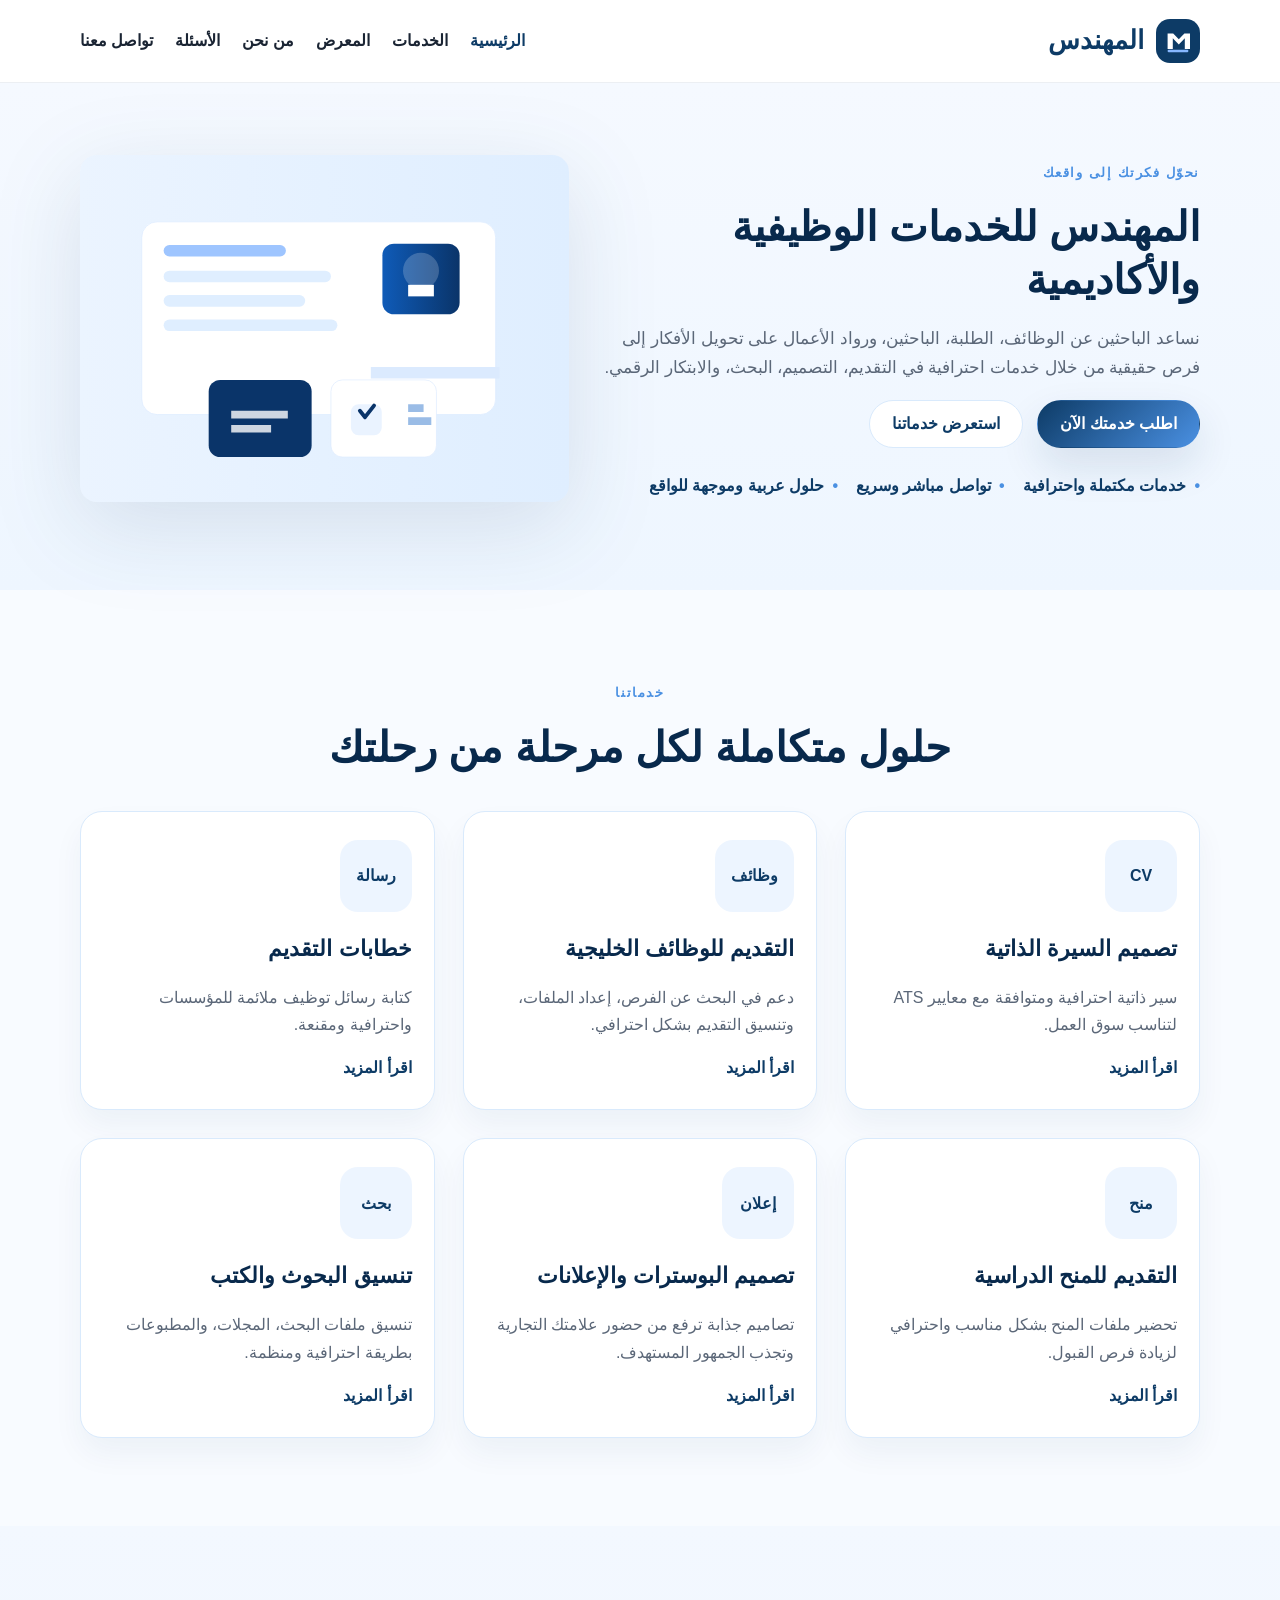
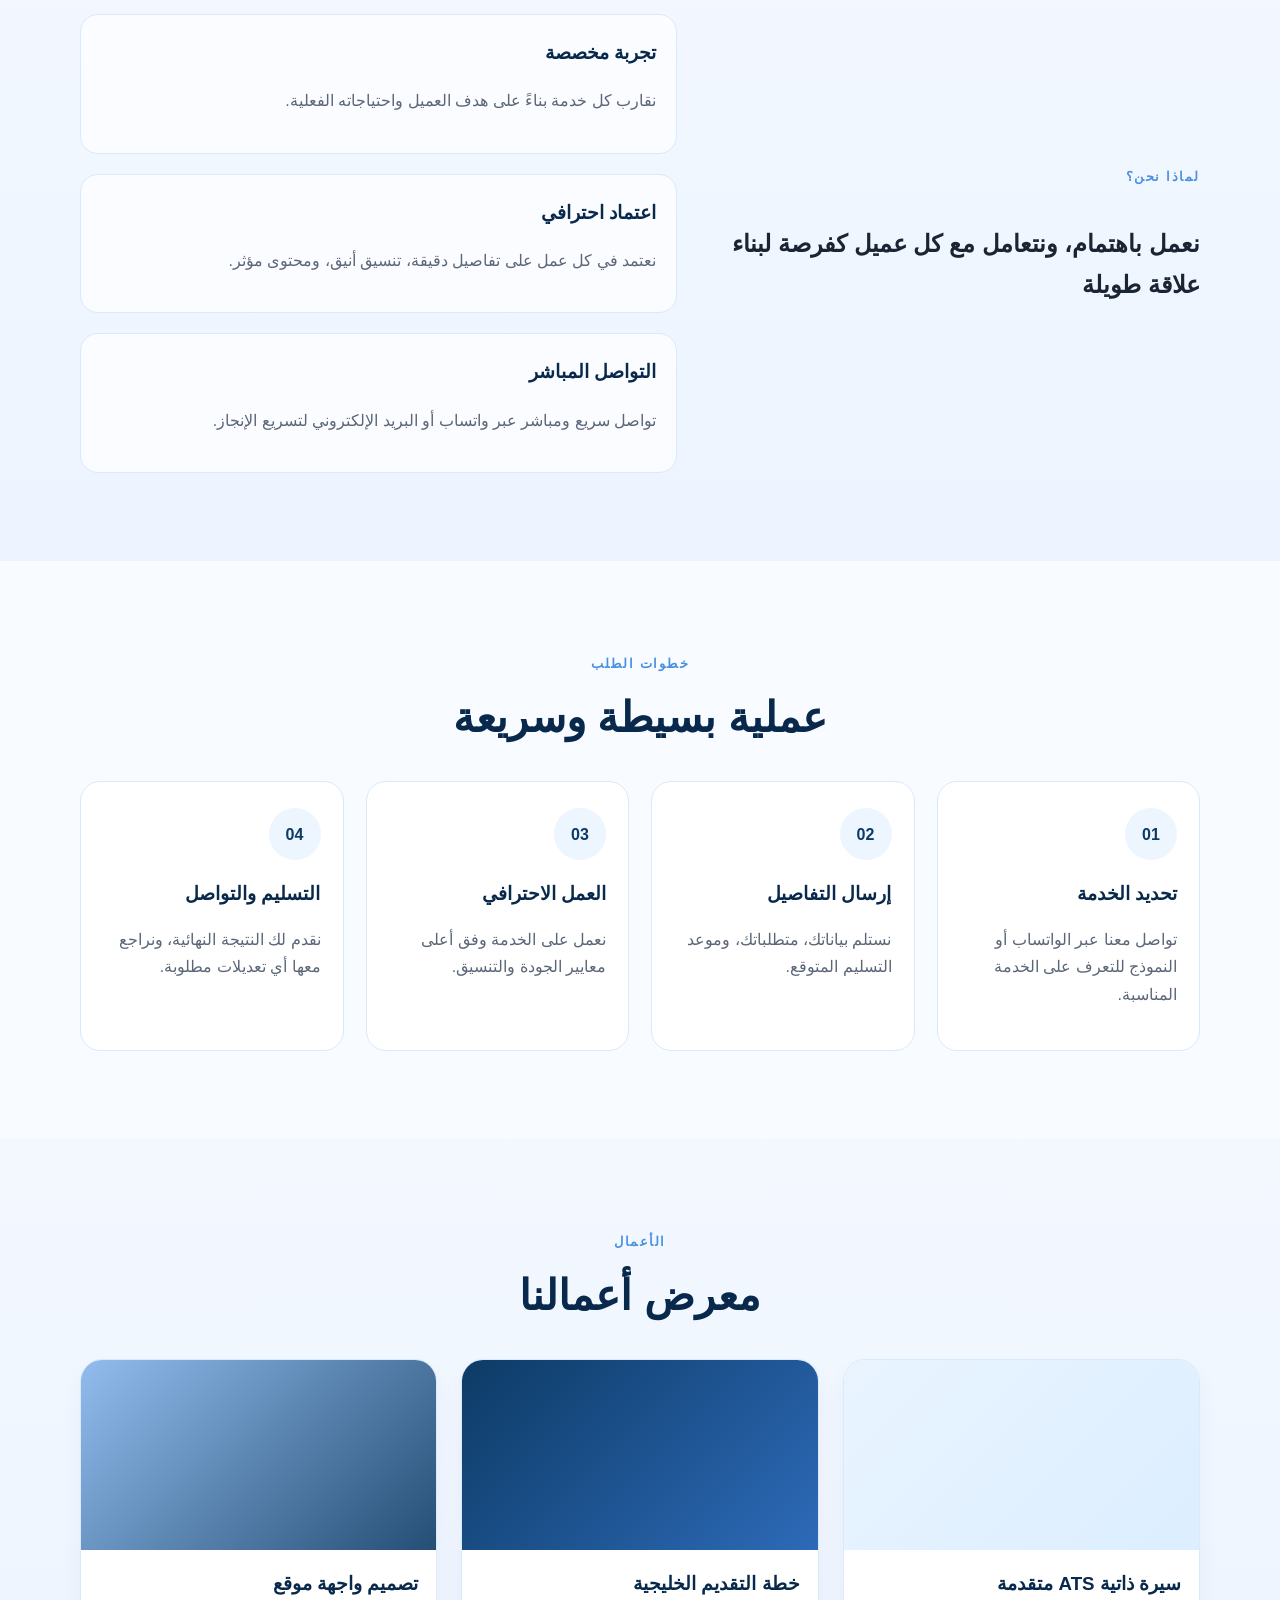
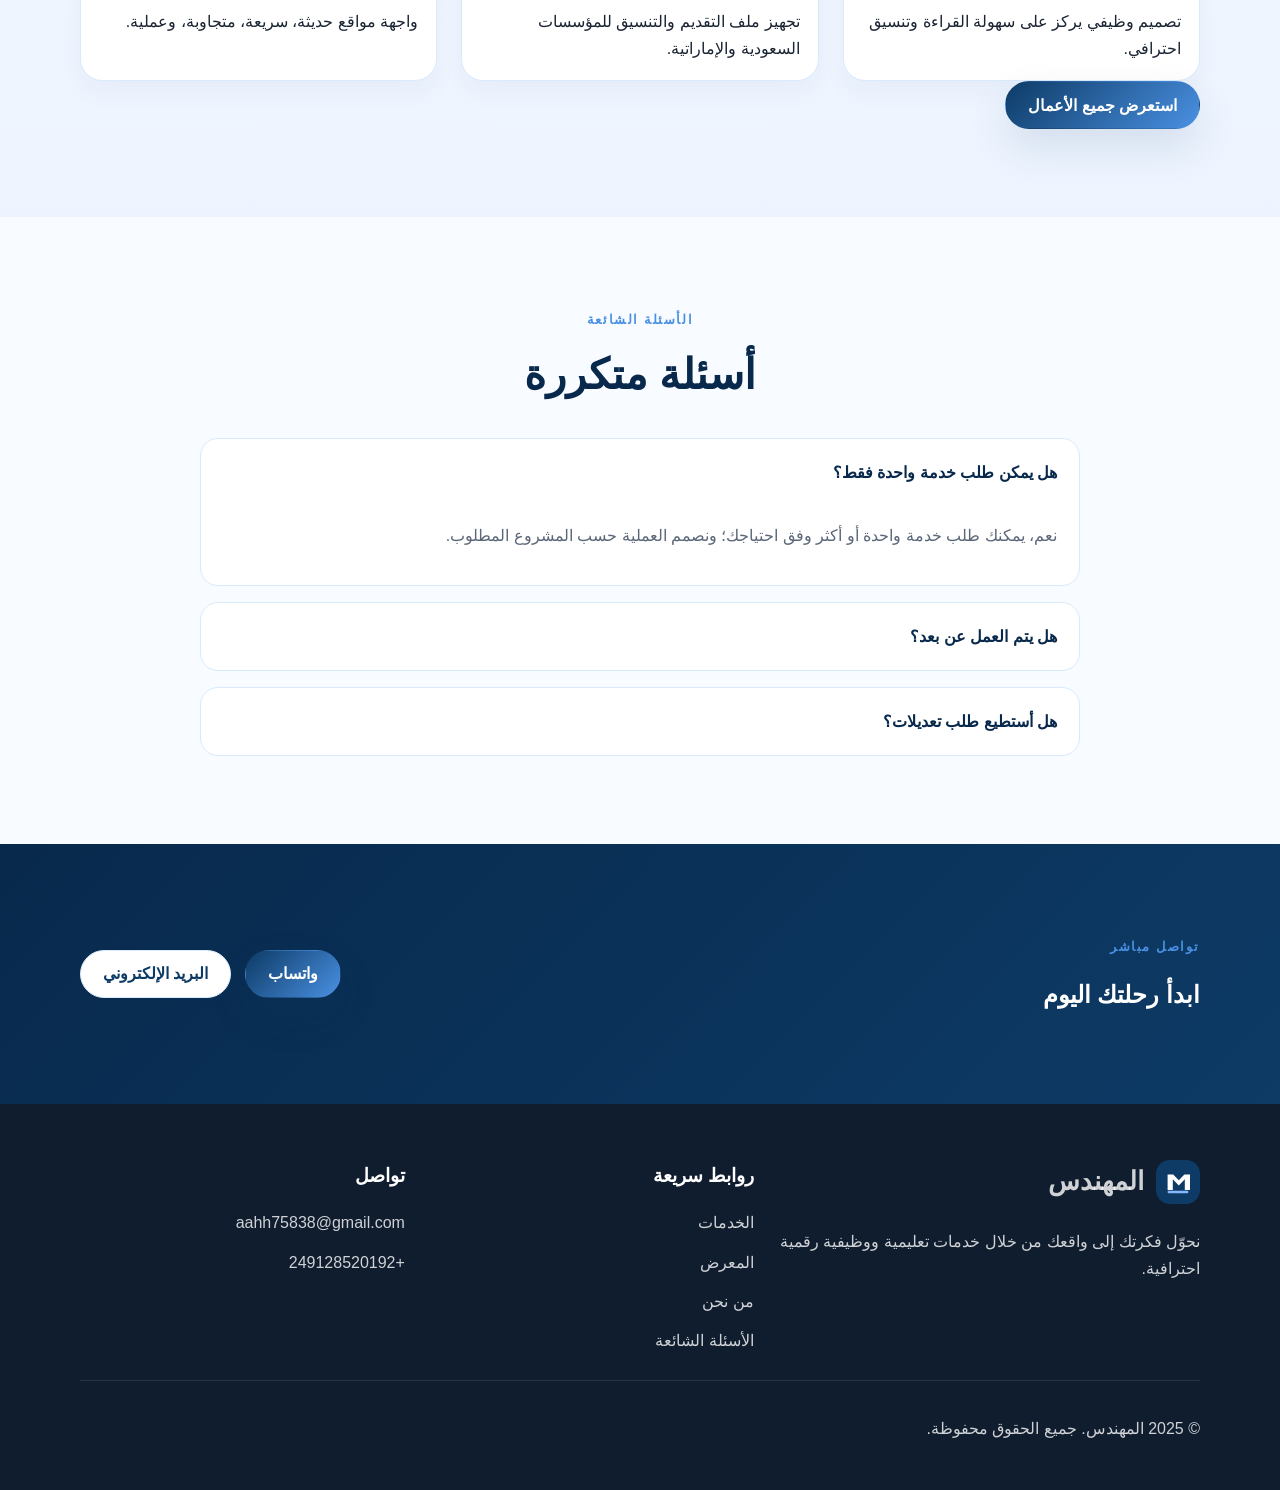
<file: index.html>
<!DOCTYPE html>
<html lang="ar" dir="rtl">
  <head>
    <meta charset="UTF-8" />
    <meta name="viewport" content="width=device-width, initial-scale=1.0" />
    <meta name="description" content="المهندس للخدمات الوظيفية والأكاديمية: تصميم السيرة الذاتية، التقديم للوظائف الخليجية، المنح الدراسية، المواقع الإلكترونية، الحلول الرقمية." />
    <title>المهندس | الخدمات الوظيفية والأكاديمية</title>
    <link rel="icon" type="image/svg+xml" href="./assets/favicon.svg" />
    <link rel="stylesheet" href="./css/style.css" />
  </head>
  <body>
    <header class="site-header">
      <div class="container nav-wrap">
        <a class="brand" href="./index.html" aria-label="العودة للصفحة الرئيسية">
          <img src="./assets/logo-mark.svg" alt="شعار المهندس" />
          <span>المهندس</span>
        </a>

        <button class="nav-toggle" type="button" aria-label="فتح القائمة" aria-expanded="false">
          <span></span>
          <span></span>
          <span></span>
        </button>

        <nav class="main-nav" aria-label="التنقل الرئيسي">
          <ul>
            <li><a href="./index.html" class="active">الرئيسية</a></li>
            <li><a href="./services.html">الخدمات</a></li>
            <li><a href="./portfolio.html">المعرض</a></li>
            <li><a href="./about.html">من نحن</a></li>
            <li><a href="./faq.html">الأسئلة</a></li>
            <li><a href="./contact.html">تواصل معنا</a></li>
          </ul>
        </nav>
      </div>
    </header>

    <main>
      <section class="hero section">
        <div class="container hero-grid">
          <div class="hero-copy">
            <span class="eyebrow">نحوّل فكرتك إلى واقعك</span>
            <h1>المهندس للخدمات الوظيفية والأكاديمية</h1>
            <p>
              نساعد الباحثين عن الوظائف، الطلبة، الباحثين، ورواد الأعمال على تحويل الأفكار إلى
              فرص حقيقية من خلال خدمات احترافية في التقديم، التصميم، البحث، والابتكار الرقمي.
            </p>
            <div class="cta-row">
              <a class="btn btn-primary" href="./contact.html">اطلب خدمتك الآن</a>
              <a class="btn btn-secondary" href="./services.html">استعرض خدماتنا</a>
            </div>
            <ul class="hero-meta" aria-label="معلومات أساسية">
              <li>خدمات مكتملة واحترافية</li>
              <li>تواصل مباشر وسريع</li>
              <li>حلول عربية وموجهة للواقع</li>
            </ul>
          </div>

          <div class="hero-visual" aria-hidden="true">
            <img src="./assets/hero-illustration.svg" alt="تمثيل بصري لخدمات المهندس" />
          </div>
        </div>
      </section>

      <section class="section">
        <div class="container">
          <div class="section-heading">
            <span class="eyebrow">خدماتنا</span>
            <h2>حلول متكاملة لكل مرحلة من رحلتك</h2>
          </div>

          <div class="services-grid">
            <article class="service-card">
              <div class="icon-box">CV</div>
              <h3>تصميم السيرة الذاتية</h3>
              <p>سير ذاتية احترافية ومتوافقة مع معايير ATS لتناسب سوق العمل.</p>
              <a href="./cv-services.html">اقرأ المزيد</a>
            </article>

            <article class="service-card">
              <div class="icon-box">وظائف</div>
              <h3>التقديم للوظائف الخليجية</h3>
              <p>دعم في البحث عن الفرص، إعداد الملفات، وتنسيق التقديم بشكل احترافي.</p>
              <a href="./jobs.html">اقرأ المزيد</a>
            </article>

            <article class="service-card">
              <div class="icon-box">رسالة</div>
              <h3>خطابات التقديم</h3>
              <p>كتابة رسائل توظيف ملائمة للمؤسسات واحترافية ومقنعة.</p>
              <a href="./jobs.html">اقرأ المزيد</a>
            </article>

            <article class="service-card">
              <div class="icon-box">منح</div>
              <h3>التقديم للمنح الدراسية</h3>
              <p>تحضير ملفات المنح بشكل مناسب واحترافي لزيادة فرص القبول.</p>
              <a href="./scholarships.html">اقرأ المزيد</a>
            </article>

            <article class="service-card">
              <div class="icon-box">إعلان</div>
              <h3>تصميم البوسترات والإعلانات</h3>
              <p>تصاميم جذابة ترفع من حضور علامتك التجارية وتجذب الجمهور المستهدف.</p>
              <a href="./digital-solutions.html">اقرأ المزيد</a>
            </article>

            <article class="service-card">
              <div class="icon-box">بحث</div>
              <h3>تنسيق البحوث والكتب</h3>
              <p>تنسيق ملفات البحث، المجلات، والمطبوعات بطريقة احترافية ومنظمة.</p>
              <a href="./digital-solutions.html">اقرأ المزيد</a>
            </article>
          </div>
        </div>
      </section>

      <section class="section alt-bg">
        <div class="container why-us-grid">
          <div>
            <span class="eyebrow">لماذا نحن؟</span>
            <h2>نعمل باهتمام، ونتعامل مع كل عميل كفرصة لبناء علاقة طويلة</h2>
          </div>
          <div class="feature-list">
            <div class="feature-item">
              <h3>تجربة مخصصة</h3>
              <p>نقارب كل خدمة بناءً على هدف العميل واحتياجاته الفعلية.</p>
            </div>
            <div class="feature-item">
              <h3>اعتماد احترافي</h3>
              <p>نعتمد في كل عمل على تفاصيل دقيقة، تنسيق أنيق، ومحتوى مؤثر.</p>
            </div>
            <div class="feature-item">
              <h3>التواصل المباشر</h3>
              <p>تواصل سريع ومباشر عبر واتساب أو البريد الإلكتروني لتسريع الإنجاز.</p>
            </div>
          </div>
        </div>
      </section>

      <section class="section">
        <div class="container">
          <div class="section-heading">
            <span class="eyebrow">خطوات الطلب</span>
            <h2>عملية بسيطة وسريعة</h2>
          </div>

          <div class="steps-grid">
            <div class="step-card">
              <span>01</span>
              <h3>تحديد الخدمة</h3>
              <p>تواصل معنا عبر الواتساب أو النموذج للتعرف على الخدمة المناسبة.</p>
            </div>
            <div class="step-card">
              <span>02</span>
              <h3>إرسال التفاصيل</h3>
              <p>نستلم بياناتك، متطلباتك، وموعد التسليم المتوقع.</p>
            </div>
            <div class="step-card">
              <span>03</span>
              <h3>العمل الاحترافي</h3>
              <p>نعمل على الخدمة وفق أعلى معايير الجودة والتنسيق.</p>
            </div>
            <div class="step-card">
              <span>04</span>
              <h3>التسليم والتواصل</h3>
              <p>نقدم لك النتيجة النهائية، ونراجع معها أي تعديلات مطلوبة.</p>
            </div>
          </div>
        </div>
      </section>

      <section class="section alt-bg">
        <div class="container">
          <div class="section-heading">
            <span class="eyebrow">الأعمال</span>
            <h2>معرض أعمالنا</h2>
          </div>

          <div class="portfolio-preview">
            <article class="portfolio-card">
              <div class="portfolio-thumb light-blue"></div>
              <h3>سيرة ذاتية ATS متقدمة</h3>
              <p>تصميم وظيفي يركز على سهولة القراءة وتنسيق احترافي.</p>
            </article>
            <article class="portfolio-card">
              <div class="portfolio-thumb deep-blue"></div>
              <h3>خطة التقديم الخليجية</h3>
              <p>تجهيز ملف التقديم والتنسيق للمؤسسات السعودية والإماراتية.</p>
            </article>
            <article class="portfolio-card">
              <div class="portfolio-thumb white-blue"></div>
              <h3>تصميم واجهة موقع</h3>
              <p>واجهة مواقع حديثة، سريعة، متجاوبة، وعملية.</p>
            </article>
          </div>

          <div class="center-row">
            <a class="btn btn-primary" href="./portfolio.html">استعرض جميع الأعمال</a>
          </div>
        </div>
      </section>

      <section class="section">
        <div class="container faq-compact">
          <div class="section-heading">
            <span class="eyebrow">الأسئلة الشائعة</span>
            <h2>أسئلة متكررة</h2>
          </div>

          <div class="faq-list">
            <div class="faq-item active">
              <button class="faq-question" type="button">هل يمكن طلب خدمة واحدة فقط؟</button>
              <div class="faq-answer">
                <p>نعم، يمكنك طلب خدمة واحدة أو أكثر وفق احتياجك؛ ونصمم العملية حسب المشروع المطلوب.</p>
              </div>
            </div>
            <div class="faq-item">
              <button class="faq-question" type="button">هل يتم العمل عن بعد؟</button>
              <div class="faq-answer">
                <p>نعم، العمل يتم بالكامل عن بعد مع متابعة مباشرة وتواصل واضح عبر البريد أو الواتساب.</p>
              </div>
            </div>
            <div class="faq-item">
              <button class="faq-question" type="button">هل أستطيع طلب تعديلات؟</button>
              <div class="faq-answer">
                <p>بالتأكيد، يمكن طلب مراجعات والتعديلات ضمن إطار الخدمة المتفق عليه.</p>
              </div>
            </div>
          </div>
        </div>
      </section>

      <section class="section cta-band">
        <div class="container cta-box">
          <div>
            <span class="eyebrow">تواصل مباشر</span>
            <h2>ابدأ رحلتك اليوم</h2>
          </div>
          <div class="cta-actions">
            <a class="btn btn-primary" href="https://wa.me/249128520192" target="_blank" rel="noreferrer">واتساب</a>
            <a class="btn btn-secondary" href="mailto:aahh75838@gmail.com">البريد الإلكتروني</a>
          </div>
        </div>
      </section>
    </main>

    <footer class="site-footer">
      <div class="container footer-grid">
        <div>
          <a class="brand" href="./index.html">
            <img src="./assets/logo-mark.svg" alt="شعار المهندس" />
            <span>المهندس</span>
          </a>
          <p>نحوّل فكرتك إلى واقعك من خلال خدمات تعليمية ووظيفية رقمية احترافية.</p>
        </div>

        <div>
          <h3>روابط سريعة</h3>
          <ul>
            <li><a href="./services.html">الخدمات</a></li>
            <li><a href="./portfolio.html">المعرض</a></li>
            <li><a href="./about.html">من نحن</a></li>
            <li><a href="./faq.html">الأسئلة الشائعة</a></li>
          </ul>
        </div>

        <div>
          <h3>تواصل</h3>
          <ul>
            <li><a href="mailto:aahh75838@gmail.com">aahh75838@gmail.com</a></li>
            <li><a href="https://wa.me/249128520192" target="_blank" rel="noreferrer">+249128520192</a></li>
          </ul>
        </div>
      </div>
      <div class="container footer-bottom">
        <p>© 2025 المهندس. جميع الحقوق محفوظة.</p>
      </div>
    </footer>

    <script src="./js/main.js"></script>
  </body>
</html>
</file>
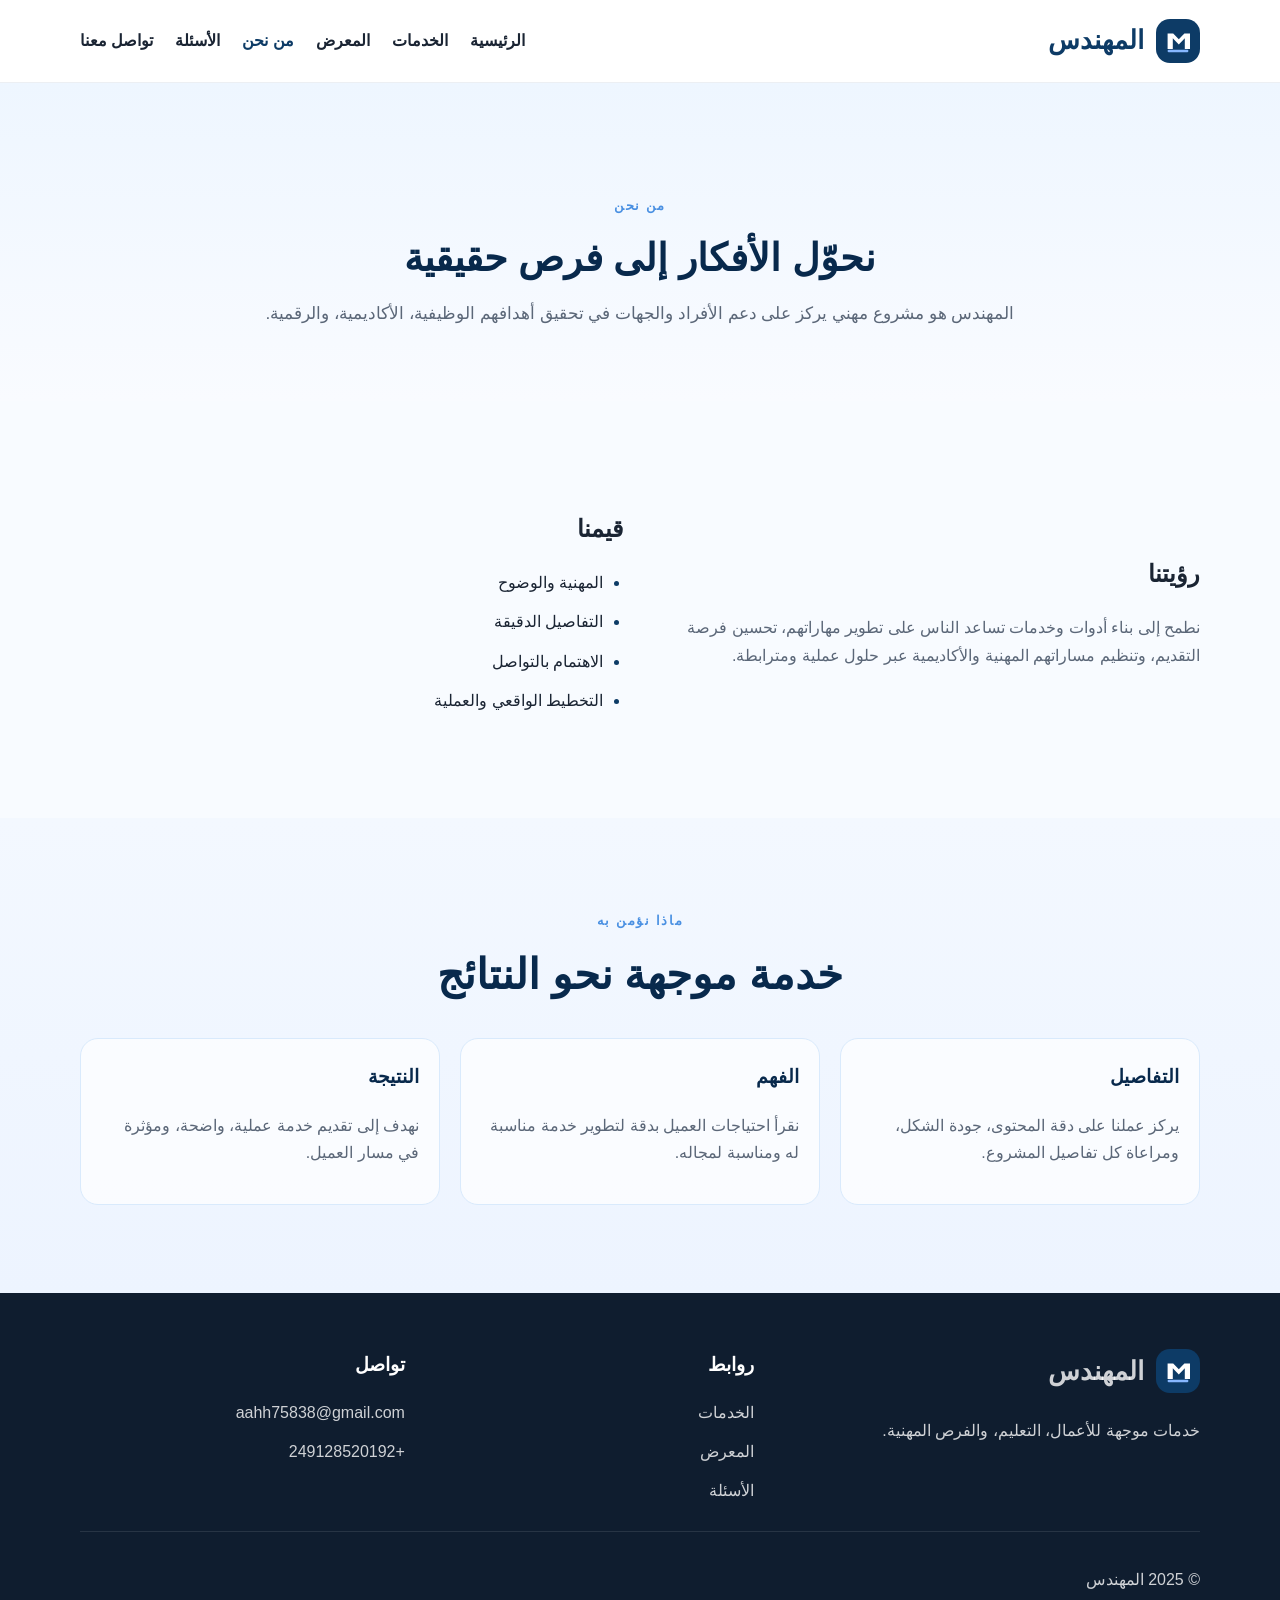
<file: about.html>
<!DOCTYPE html>
<html lang="ar" dir="rtl">
  <head>
    <meta charset="UTF-8" />
    <meta name="viewport" content="width=device-width, initial-scale=1.0" />
    <meta name="description" content="من نحن: المهندس للخدمات الوظيفية والأكاديمية، خدمات احترافية في التقديم، البحث، والتطوير الرقمي." />
    <title>من نحن | المهندس</title>
    <link rel="icon" type="image/svg+xml" href="./assets/favicon.svg" />
    <link rel="stylesheet" href="./css/style.css" />
  </head>
  <body>
    <header class="site-header">
      <div class="container nav-wrap">
        <a class="brand" href="./index.html"><img src="./assets/logo-mark.svg" alt="شعار المهندس" /><span>المهندس</span></a>
        <button class="nav-toggle" type="button" aria-label="فتح القائمة" aria-expanded="false"><span></span><span></span><span></span></button>
        <nav class="main-nav" aria-label="التنقل الرئيسي">
          <ul>
            <li><a href="./index.html">الرئيسية</a></li>
            <li><a href="./services.html">الخدمات</a></li>
            <li><a href="./portfolio.html">المعرض</a></li>
            <li><a href="./about.html" class="active">من نحن</a></li>
            <li><a href="./faq.html">الأسئلة</a></li>
            <li><a href="./contact.html">تواصل معنا</a></li>
          </ul>
        </nav>
      </div>
    </header>

    <main>
      <section class="page-hero">
        <div class="container narrow">
          <span class="eyebrow">من نحن</span>
          <h1>نحوّل الأفكار إلى فرص حقيقية</h1>
          <p>المهندس هو مشروع مهني يركز على دعم الأفراد والجهات في تحقيق أهدافهم الوظيفية، الأكاديمية، والرقمية.</p>
        </div>
      </section>

      <section class="section">
        <div class="container about-grid">
          <div>
            <h2>رؤيتنا</h2>
            <p>نطمح إلى بناء أدوات وخدمات تساعد الناس على تطوير مهاراتهم، تحسين فرصة التقديم، وتنظيم مساراتهم المهنية والأكاديمية عبر حلول عملية ومترابطة.</p>
          </div>
          <div>
            <h2>قيمنا</h2>
            <ul class="check-list">
              <li>المهنية والوضوح</li>
              <li>التفاصيل الدقيقة</li>
              <li>الاهتمام بالتواصل</li>
              <li>التخطيط الواقعي والعملية</li>
            </ul>
          </div>
        </div>
      </section>

      <section class="section alt-bg">
        <div class="container">
          <div class="section-heading">
            <span class="eyebrow">ماذا نؤمن به</span>
            <h2>خدمة موجهة نحو النتائج</h2>
          </div>

          <div class="feature-list three-col">
            <div class="feature-item">
              <h3>التفاصيل</h3>
              <p>يركز عملنا على دقة المحتوى، جودة الشكل، ومراعاة كل تفاصيل المشروع.</p>
            </div>
            <div class="feature-item">
              <h3>الفهم</h3>
              <p>نقرأ احتياجات العميل بدقة لتطوير خدمة مناسبة له ومناسبة لمجاله.</p>
            </div>
            <div class="feature-item">
              <h3>النتيجة</h3>
              <p>نهدف إلى تقديم خدمة عملية، واضحة، ومؤثرة في مسار العميل.</p>
            </div>
          </div>
        </div>
      </section>
    </main>

    <footer class="site-footer">
      <div class="container footer-grid">
        <div>
          <a class="brand" href="./index.html"><img src="./assets/logo-mark.svg" alt="شعار المهندس" /><span>المهندس</span></a>
          <p>خدمات موجهة للأعمال، التعليم، والفرص المهنية.</p>
        </div>
        <div>
          <h3>روابط</h3>
          <ul>
            <li><a href="./services.html">الخدمات</a></li>
            <li><a href="./portfolio.html">المعرض</a></li>
            <li><a href="./faq.html">الأسئلة</a></li>
          </ul>
        </div>
        <div>
          <h3>تواصل</h3>
          <ul>
            <li><a href="mailto:aahh75838@gmail.com">aahh75838@gmail.com</a></li>
            <li><a href="https://wa.me/249128520192" target="_blank" rel="noreferrer">+249128520192</a></li>
          </ul>
        </div>
      </div>
      <div class="container footer-bottom"><p>© 2025 المهندس</p></div>
    </footer>

    <script src="./js/main.js"></script>
  </body>
</html>
</file>
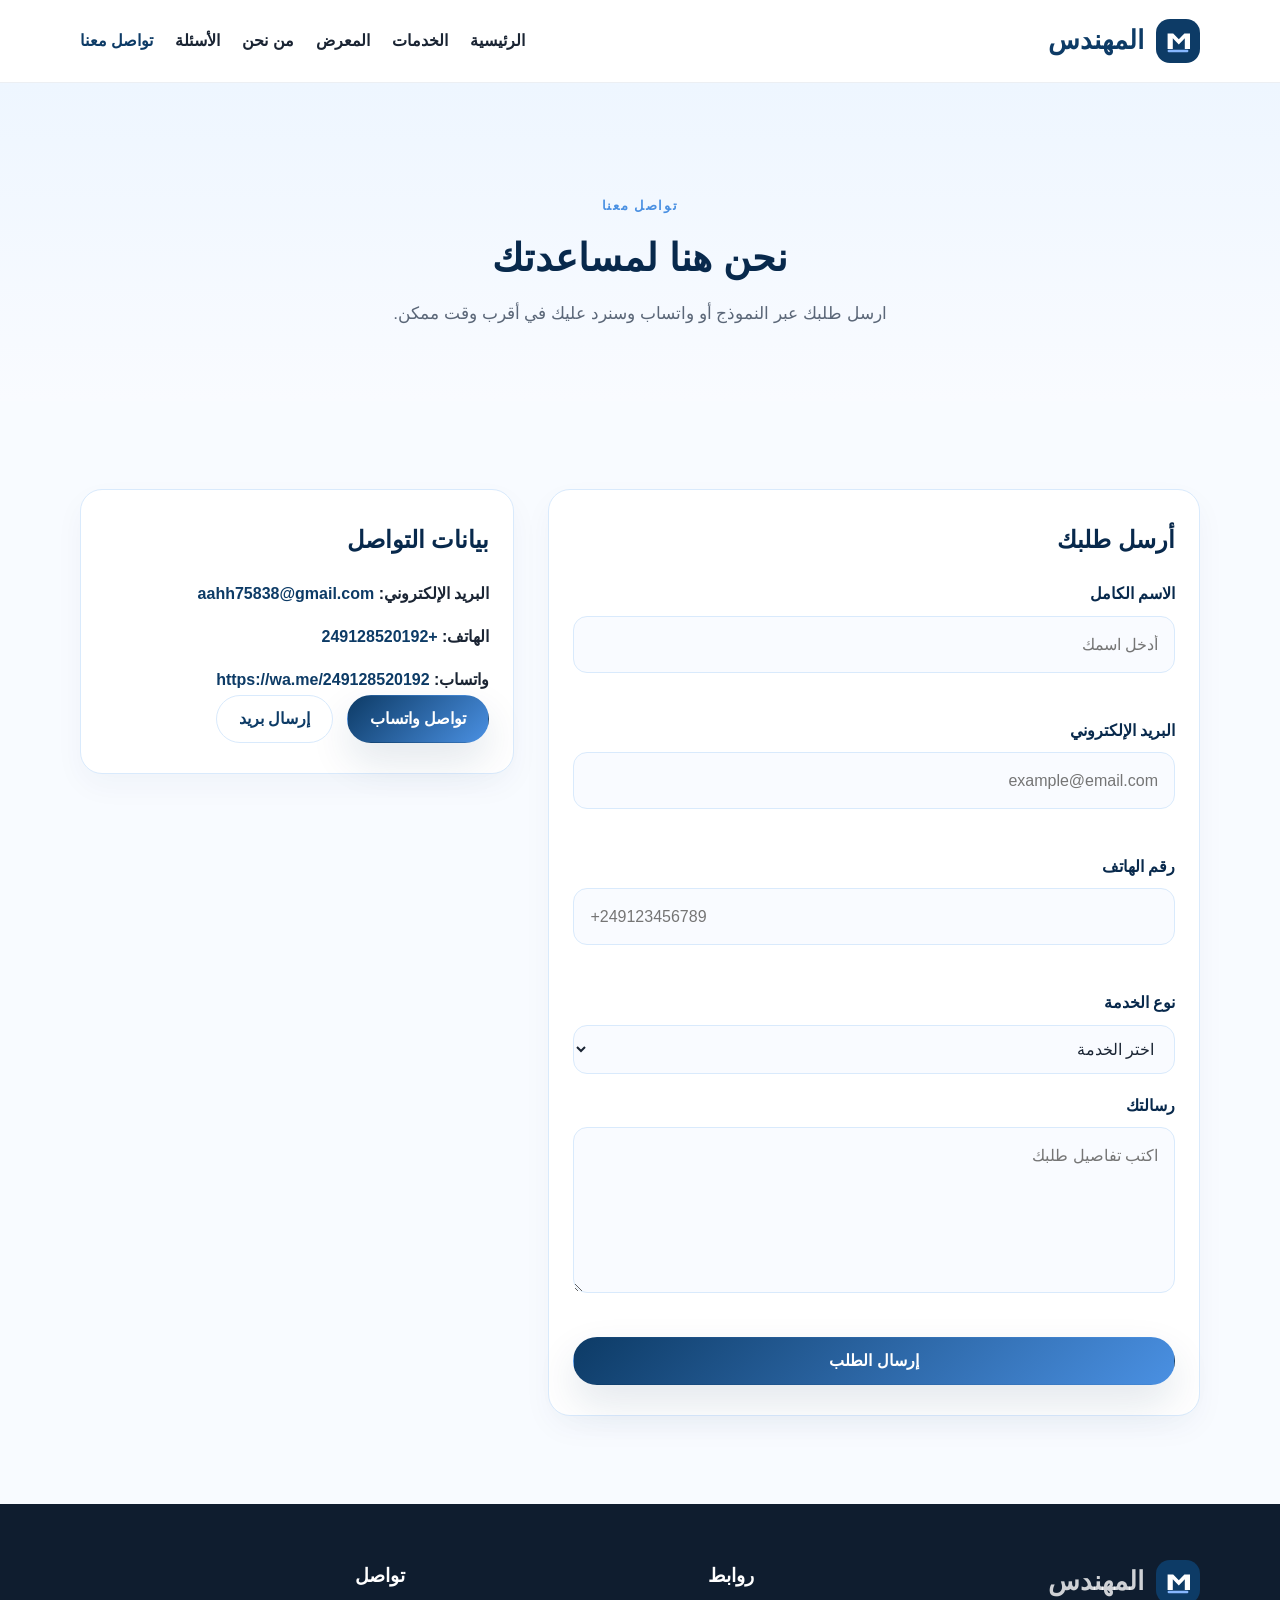
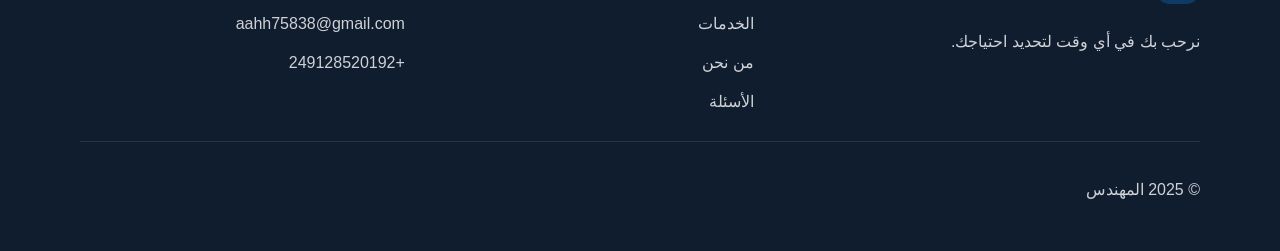
<file: contact.html>
<!DOCTYPE html>
<html lang="ar" dir="rtl">
  <head>
    <meta charset="UTF-8" />
    <meta name="viewport" content="width=device-width, initial-scale=1.0" />
    <meta name="description" content="تواصل مع المهندس عبر البريد الإلكتروني أو الواتساب لطلب الخدمات الوظيفية والأكاديمية." />
    <title>تواصل معنا | المهندس</title>
    <link rel="icon" type="image/svg+xml" href="./assets/favicon.svg" />
    <link rel="stylesheet" href="./css/style.css" />
  </head>
  <body>
    <header class="site-header">
      <div class="container nav-wrap">
        <a class="brand" href="./index.html"><img src="./assets/logo-mark.svg" alt="شعار المهندس" /><span>المهندس</span></a>
        <button class="nav-toggle" type="button" aria-label="فتح القائمة" aria-expanded="false"><span></span><span></span><span></span></button>
        <nav class="main-nav" aria-label="التنقل الرئيسي">
          <ul>
            <li><a href="./index.html">الرئيسية</a></li>
            <li><a href="./services.html">الخدمات</a></li>
            <li><a href="./portfolio.html">المعرض</a></li>
            <li><a href="./about.html">من نحن</a></li>
            <li><a href="./faq.html">الأسئلة</a></li>
            <li><a href="./contact.html" class="active">تواصل معنا</a></li>
          </ul>
        </nav>
      </div>
    </header>

    <main>
      <section class="page-hero">
        <div class="container narrow">
          <span class="eyebrow">تواصل معنا</span>
          <h1>نحن هنا لمساعدتك</h1>
          <p>ارسل طلبك عبر النموذج أو واتساب وسنرد عليك في أقرب وقت ممكن.</p>
        </div>
      </section>

      <section class="section">
        <div class="container contact-grid">
          <div class="contact-card">
            <h2>أرسل طلبك</h2>
            <form class="contact-form" data-contact-form novalidate>
              <div class="form-group">
                <label for="name">الاسم الكامل</label>
                <input id="name" name="name" type="text" placeholder="أدخل اسمك" required />
                <small class="field-error" aria-live="polite"></small>
              </div>

              <div class="form-group">
                <label for="email">البريد الإلكتروني</label>
                <input id="email" name="email" type="email" placeholder="example@email.com" required />
                <small class="field-error" aria-live="polite"></small>
              </div>

              <div class="form-group">
                <label for="phone">رقم الهاتف</label>
                <input id="phone" name="phone" type="tel" placeholder="+249123456789" required />
                <small class="field-error" aria-live="polite"></small>
              </div>

              <div class="form-group">
                <label for="service">نوع الخدمة</label>
                <select id="service" name="service">
                  <option value="">اختر الخدمة</option>
                  <option>تصميم السيرة الذاتية</option>
                  <option>التقديم للوظائف الخليجية</option>
                  <option>خطابات التقديم</option>
                  <option>التقديم للمنح الدراسية</option>
                  <option>تصميم البوسترات والإعلانات</option>
                  <option>تنسيق البحوث والكتب</option>
                  <option>تحليل البيانات Power BI</option>
                  <option>تصميم وتطوير المواقع</option>
                  <option>الحلول الرقمية والتعليمية والوظيفية</option>
                </select>
              </div>

              <div class="form-group">
                <label for="message">رسالتك</label>
                <textarea id="message" name="message" rows="5" placeholder="اكتب تفاصيل طلبك" required></textarea>
                <small class="field-error" aria-live="polite"></small>
              </div>

              <button class="btn btn-primary" type="submit">إرسال الطلب</button>
            </form>
          </div>

          <div class="contact-detail-card">
            <h2>بيانات التواصل</h2>
            <ul class="contact-list">
              <li><strong>البريد الإلكتروني:</strong> <a href="mailto:aahh75838@gmail.com">aahh75838@gmail.com</a></li>
              <li><strong>الهاتف:</strong> <a href="tel:+249128520192">+249128520192</a></li>
              <li><strong>واتساب:</strong> <a href="https://wa.me/249128520192" target="_blank" rel="noreferrer">https://wa.me/249128520192</a></li>
            </ul>
            <div class="quick-actions">
              <a class="btn btn-primary" href="https://wa.me/249128520192" target="_blank" rel="noreferrer">تواصل واتساب</a>
              <a class="btn btn-secondary" href="mailto:aahh75838@gmail.com">إرسال بريد</a>
            </div>
          </div>
        </div>
      </section>
    </main>

    <footer class="site-footer">
      <div class="container footer-grid">
        <div>
          <a class="brand" href="./index.html"><img src="./assets/logo-mark.svg" alt="شعار المهندس" /><span>المهندس</span></a>
          <p>نرحب بك في أي وقت لتحديد احتياجك.</p>
        </div>
        <div>
          <h3>روابط</h3>
          <ul>
            <li><a href="./services.html">الخدمات</a></li>
            <li><a href="./about.html">من نحن</a></li>
            <li><a href="./faq.html">الأسئلة</a></li>
          </ul>
        </div>
        <div>
          <h3>تواصل</h3>
          <ul>
            <li><a href="mailto:aahh75838@gmail.com">aahh75838@gmail.com</a></li>
            <li><a href="https://wa.me/249128520192" target="_blank" rel="noreferrer">+249128520192</a></li>
          </ul>
        </div>
      </div>
      <div class="container footer-bottom"><p>© 2025 المهندس</p></div>
    </footer>

    <script src="./js/main.js"></script>
  </body>
</html>
</file>
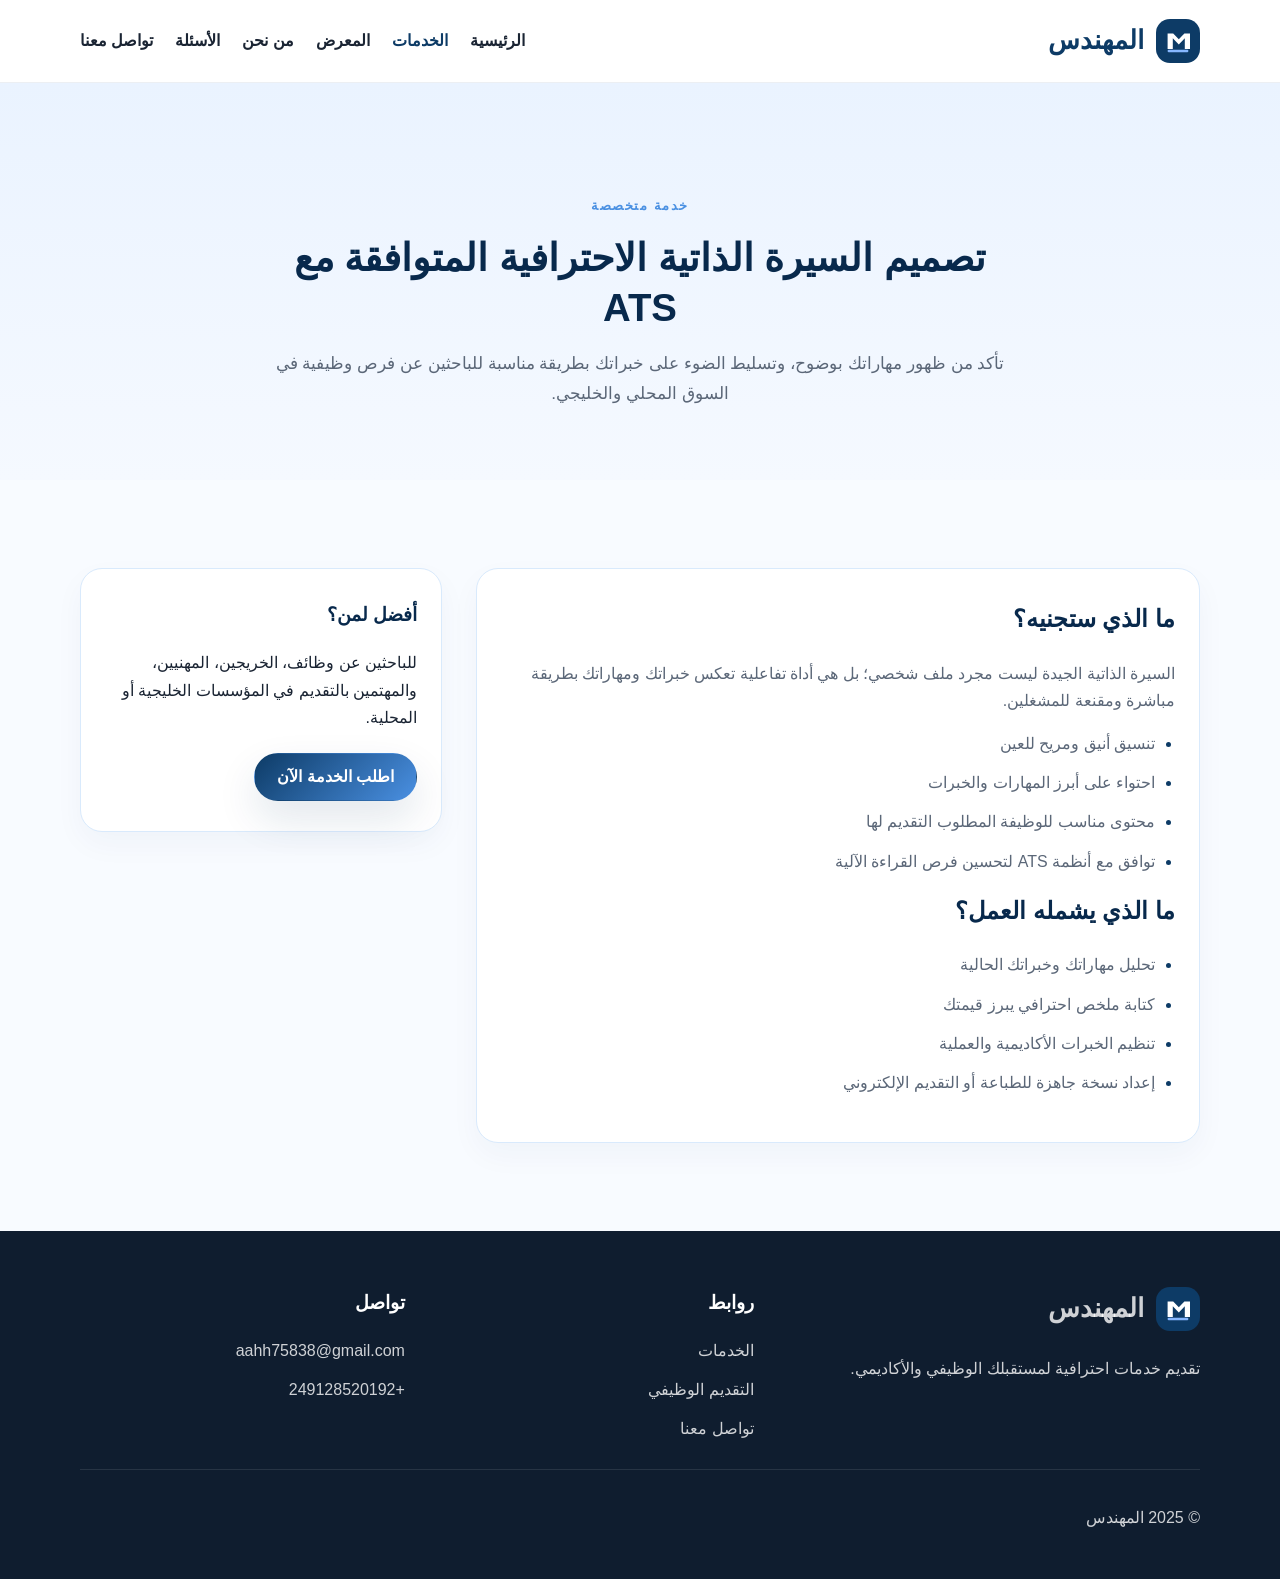
<file: cv-services.html>
<!DOCTYPE html>
<html lang="ar" dir="rtl">
  <head>
    <meta charset="UTF-8" />
    <meta name="viewport" content="width=device-width, initial-scale=1.0" />
    <meta name="description" content="خدمة تصميم السيرة الذاتية الاحترافية المتوافقة مع أنظمة ATS." />
    <title>تصميم السيرة الذاتية | المهندس</title>
    <link rel="icon" type="image/svg+xml" href="./assets/favicon.svg" />
    <link rel="stylesheet" href="./css/style.css" />
  </head>
  <body>
    <header class="site-header">
      <div class="container nav-wrap">
        <a class="brand" href="./index.html"><img src="./assets/logo-mark.svg" alt="شعار المهندس" /><span>المهندس</span></a>
        <button class="nav-toggle" type="button" aria-label="فتح القائمة" aria-expanded="false"><span></span><span></span><span></span></button>
        <nav class="main-nav" aria-label="التنقل الرئيسي">
          <ul>
            <li><a href="./index.html">الرئيسية</a></li>
            <li><a href="./services.html" class="active">الخدمات</a></li>
            <li><a href="./portfolio.html">المعرض</a></li>
            <li><a href="./about.html">من نحن</a></li>
            <li><a href="./faq.html">الأسئلة</a></li>
            <li><a href="./contact.html">تواصل معنا</a></li>
          </ul>
        </nav>
      </div>
    </header>

    <main>
      <section class="page-hero service-page-hero">
        <div class="container narrow">
          <span class="eyebrow">خدمة متخصصة</span>
          <h1>تصميم السيرة الذاتية الاحترافية المتوافقة مع ATS</h1>
          <p>تأكد من ظهور مهاراتك بوضوح، وتسليط الضوء على خبراتك بطريقة مناسبة للباحثين عن فرص وظيفية في السوق المحلي والخليجي.</p>
        </div>
      </section>

      <section class="section">
        <div class="container service-layout">
          <div class="service-content">
            <h2>ما الذي ستجنيه؟</h2>
            <p>السيرة الذاتية الجيدة ليست مجرد ملف شخصي؛ بل هي أداة تفاعلية تعكس خبراتك ومهاراتك بطريقة مباشرة ومقنعة للمشغلين.</p>
            <ul class="check-list">
              <li>تنسيق أنيق ومريح للعين</li>
              <li>احتواء على أبرز المهارات والخبرات</li>
              <li>محتوى مناسب للوظيفة المطلوب التقديم لها</li>
              <li>توافق مع أنظمة ATS لتحسين فرص القراءة الآلية</li>
            </ul>

            <h2>ما الذي يشمله العمل؟</h2>
            <ul class="check-list">
              <li>تحليل مهاراتك وخبراتك الحالية</li>
              <li>كتابة ملخص احترافي يبرز قيمتك</li>
              <li>تنظيم الخبرات الأكاديمية والعملية</li>
              <li>إعداد نسخة جاهزة للطباعة أو التقديم الإلكتروني</li>
            </ul>
          </div>

          <aside class="info-card">
            <h3>أفضل لمن؟</h3>
            <p>للباحثين عن وظائف، الخريجين، المهنيين، والمهتمين بالتقديم في المؤسسات الخليجية أو المحلية.</p>
            <div class="mini-cta">
              <a class="btn btn-primary" href="https://wa.me/249128520192" target="_blank" rel="noreferrer">اطلب الخدمة الآن</a>
            </div>
          </aside>
        </div>
      </section>
    </main>

    <footer class="site-footer">
      <div class="container footer-grid">
        <div>
          <a class="brand" href="./index.html"><img src="./assets/logo-mark.svg" alt="شعار المهندس" /><span>المهندس</span></a>
          <p>تقديم خدمات احترافية لمستقبلك الوظيفي والأكاديمي.</p>
        </div>
        <div>
          <h3>روابط</h3>
          <ul>
            <li><a href="./services.html">الخدمات</a></li>
            <li><a href="./jobs.html">التقديم الوظيفي</a></li>
            <li><a href="./contact.html">تواصل معنا</a></li>
          </ul>
        </div>
        <div>
          <h3>تواصل</h3>
          <ul>
            <li><a href="mailto:aahh75838@gmail.com">aahh75838@gmail.com</a></li>
            <li><a href="https://wa.me/249128520192" target="_blank" rel="noreferrer">+249128520192</a></li>
          </ul>
        </div>
      </div>
      <div class="container footer-bottom"><p>© 2025 المهندس</p></div>
    </footer>

    <script src="./js/main.js"></script>
  </body>
</html>
</file>
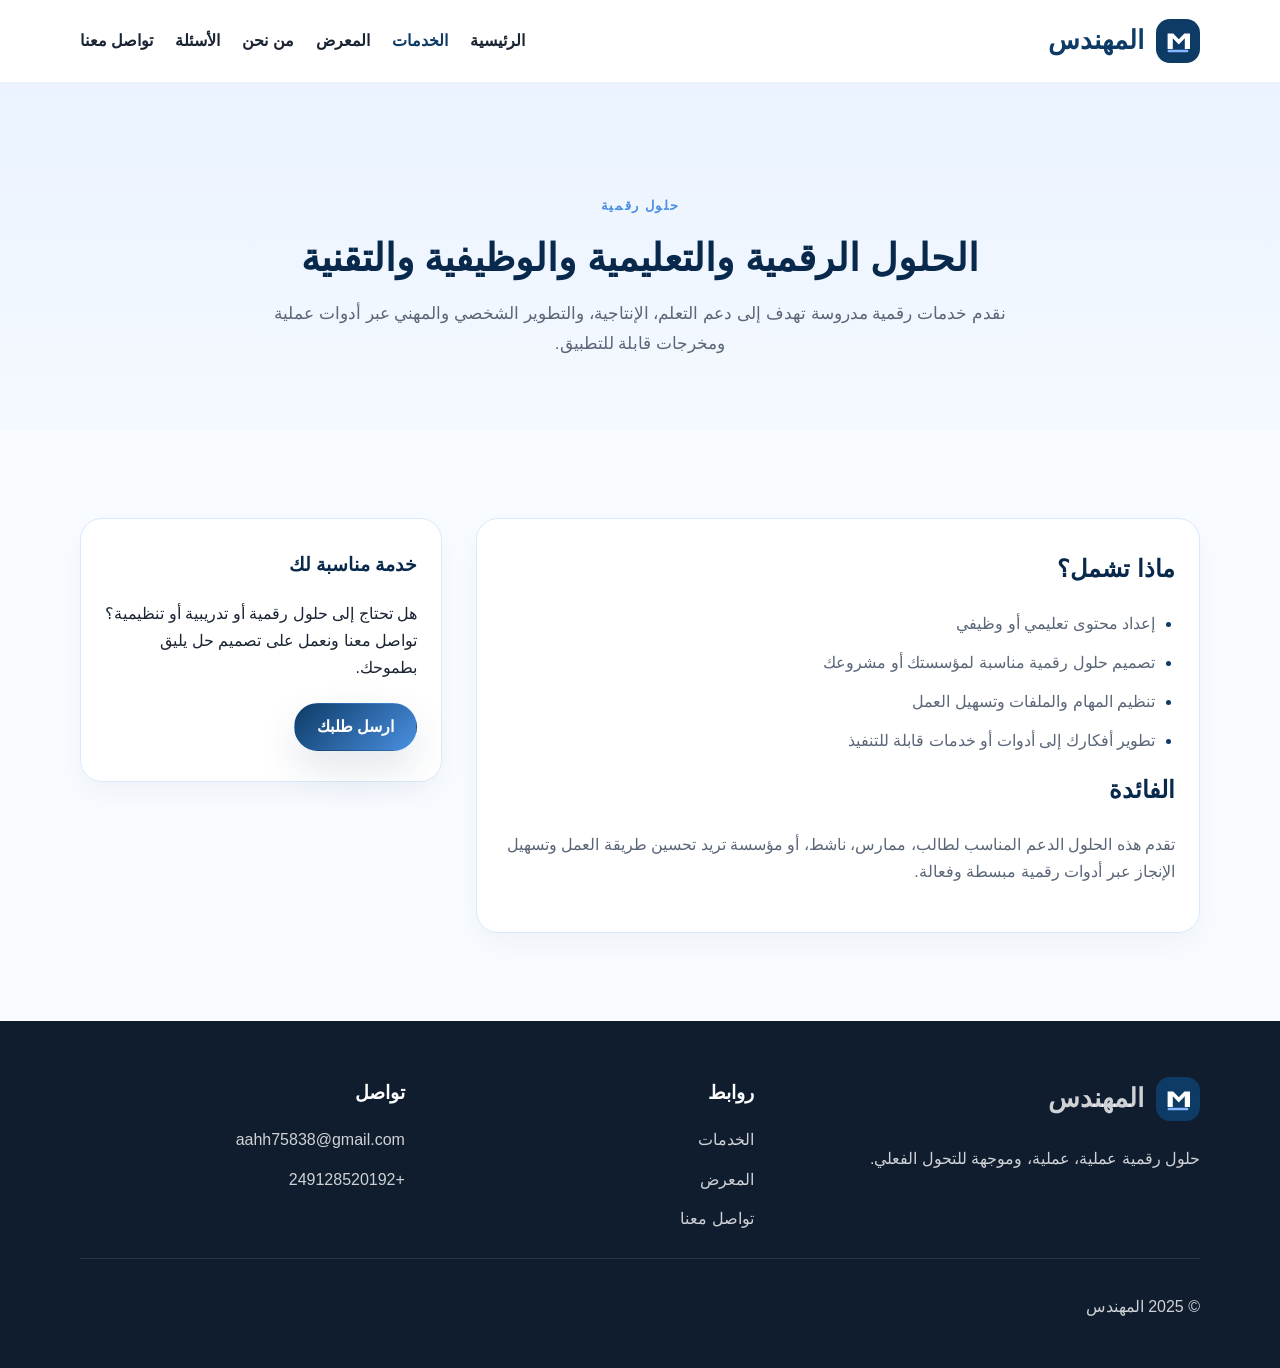
<file: digital-solutions.html>
<!DOCTYPE html>
<html lang="ar" dir="rtl">
  <head>
    <meta charset="UTF-8" />
    <meta name="viewport" content="width=device-width, initial-scale=1.0" />
    <meta name="description" content="الحلول الرقمية والتعليمية والوظيفية والتقنية التي يقدمها المهندس." />
    <title>الحلول الرقمية | المهندس</title>
    <link rel="icon" type="image/svg+xml" href="./assets/favicon.svg" />
    <link rel="stylesheet" href="./css/style.css" />
  </head>
  <body>
    <header class="site-header">
      <div class="container nav-wrap">
        <a class="brand" href="./index.html"><img src="./assets/logo-mark.svg" alt="شعار المهندس" /><span>المهندس</span></a>
        <button class="nav-toggle" type="button" aria-label="فتح القائمة" aria-expanded="false"><span></span><span></span><span></span></button>
        <nav class="main-nav" aria-label="التنقل الرئيسي">
          <ul>
            <li><a href="./index.html">الرئيسية</a></li>
            <li><a href="./services.html" class="active">الخدمات</a></li>
            <li><a href="./portfolio.html">المعرض</a></li>
            <li><a href="./about.html">من نحن</a></li>
            <li><a href="./faq.html">الأسئلة</a></li>
            <li><a href="./contact.html">تواصل معنا</a></li>
          </ul>
        </nav>
      </div>
    </header>

    <main>
      <section class="page-hero service-page-hero">
        <div class="container narrow">
          <span class="eyebrow">حلول رقمية</span>
          <h1>الحلول الرقمية والتعليمية والوظيفية والتقنية</h1>
          <p>نقدم خدمات رقمية مدروسة تهدف إلى دعم التعلم، الإنتاجية، والتطوير الشخصي والمهني عبر أدوات عملية ومخرجات قابلة للتطبيق.</p>
        </div>
      </section>

      <section class="section">
        <div class="container service-layout">
          <div class="service-content">
            <h2>ماذا تشمل؟</h2>
            <ul class="check-list">
              <li>إعداد محتوى تعليمي أو وظيفي</li>
              <li>تصميم حلول رقمية مناسبة لمؤسستك أو مشروعك</li>
              <li>تنظيم المهام والملفات وتسهيل العمل</li>
              <li>تطوير أفكارك إلى أدوات أو خدمات قابلة للتنفيذ</li>
            </ul>

            <h2>الفائدة</h2>
            <p>تقدم هذه الحلول الدعم المناسب لطالب، ممارس، ناشط، أو مؤسسة تريد تحسين طريقة العمل وتسهيل الإنجاز عبر أدوات رقمية مبسطة وفعالة.</p>
          </div>

          <aside class="info-card">
            <h3>خدمة مناسبة لك</h3>
            <p>هل تحتاج إلى حلول رقمية أو تدريبية أو تنظيمية؟ تواصل معنا ونعمل على تصميم حل يليق بطموحك.</p>
            <div class="mini-cta">
              <a class="btn btn-primary" href="https://wa.me/249128520192" target="_blank" rel="noreferrer">ارسل طلبك</a>
            </div>
          </aside>
        </div>
      </section>
    </main>

    <footer class="site-footer">
      <div class="container footer-grid">
        <div>
          <a class="brand" href="./index.html"><img src="./assets/logo-mark.svg" alt="شعار المهندس" /><span>المهندس</span></a>
          <p>حلول رقمية عملية، عملية، وموجهة للتحول الفعلي.</p>
        </div>
        <div>
          <h3>روابط</h3>
          <ul>
            <li><a href="./services.html">الخدمات</a></li>
            <li><a href="./portfolio.html">المعرض</a></li>
            <li><a href="./contact.html">تواصل معنا</a></li>
          </ul>
        </div>
        <div>
          <h3>تواصل</h3>
          <ul>
            <li><a href="mailto:aahh75838@gmail.com">aahh75838@gmail.com</a></li>
            <li><a href="https://wa.me/249128520192" target="_blank" rel="noreferrer">+249128520192</a></li>
          </ul>
        </div>
      </div>
      <div class="container footer-bottom"><p>© 2025 المهندس</p></div>
    </footer>

    <script src="./js/main.js"></script>
  </body>
</html>
</file>
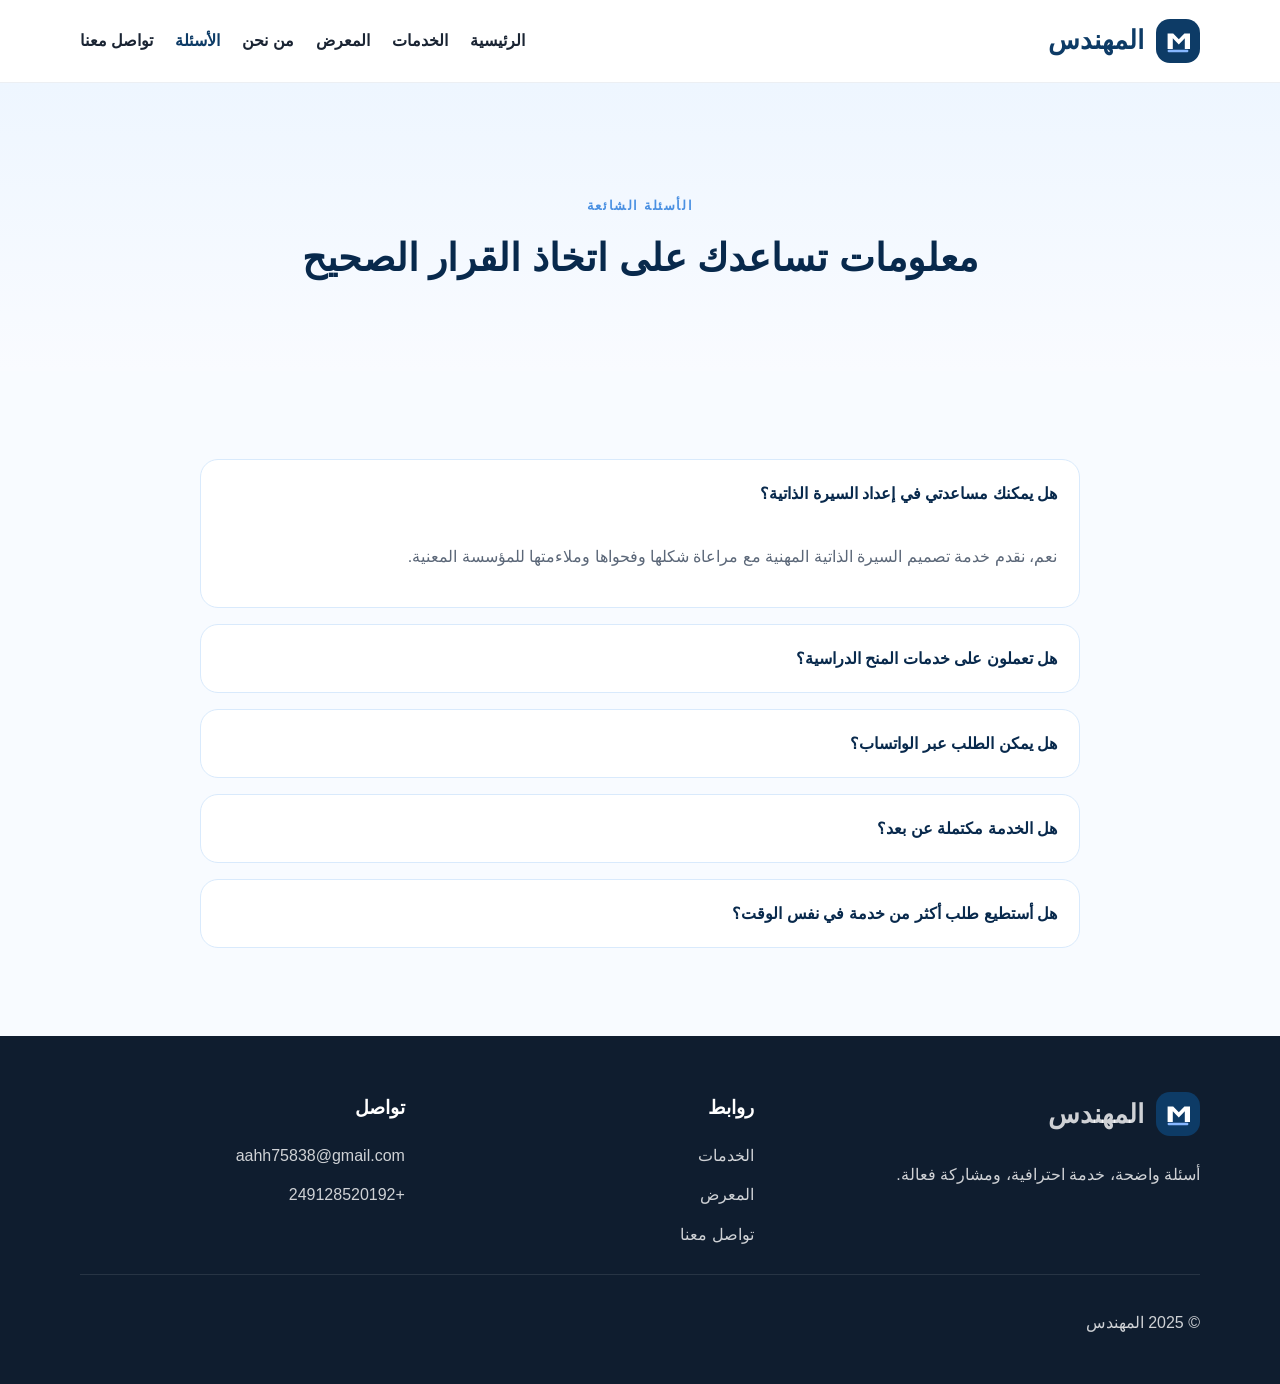
<file: faq.html>
<!DOCTYPE html>
<html lang="ar" dir="rtl">
  <head>
    <meta charset="UTF-8" />
    <meta name="viewport" content="width=device-width, initial-scale=1.0" />
    <meta name="description" content="أسئلة شائعة حول خدمات المهندس في التقديم، المنح، التصميم، والمواقع الإلكترونية." />
    <title>الأسئلة الشائعة | المهندس</title>
    <link rel="icon" type="image/svg+xml" href="./assets/favicon.svg" />
    <link rel="stylesheet" href="./css/style.css" />
  </head>
  <body>
    <header class="site-header">
      <div class="container nav-wrap">
        <a class="brand" href="./index.html"><img src="./assets/logo-mark.svg" alt="شعار المهندس" /><span>المهندس</span></a>
        <button class="nav-toggle" type="button" aria-label="فتح القائمة" aria-expanded="false"><span></span><span></span><span></span></button>
        <nav class="main-nav" aria-label="التنقل الرئيسي">
          <ul>
            <li><a href="./index.html">الرئيسية</a></li>
            <li><a href="./services.html">الخدمات</a></li>
            <li><a href="./portfolio.html">المعرض</a></li>
            <li><a href="./about.html">من نحن</a></li>
            <li><a href="./faq.html" class="active">الأسئلة</a></li>
            <li><a href="./contact.html">تواصل معنا</a></li>
          </ul>
        </nav>
      </div>
    </header>

    <main>
      <section class="page-hero">
        <div class="container narrow">
          <span class="eyebrow">الأسئلة الشائعة</span>
          <h1>معلومات تساعدك على اتخاذ القرار الصحيح</h1>
        </div>
      </section>

      <section class="section">
        <div class="container faq-wrapper">
          <div class="faq-list">
            <div class="faq-item active">
              <button class="faq-question" type="button">هل يمكنك مساعدتي في إعداد السيرة الذاتية؟</button>
              <div class="faq-answer"><p>نعم، نقدم خدمة تصميم السيرة الذاتية المهنية مع مراعاة شكلها وفحواها وملاءمتها للمؤسسة المعنية.</p></div>
            </div>
            <div class="faq-item">
              <button class="faq-question" type="button">هل تعملون على خدمات المنح الدراسية؟</button>
              <div class="faq-answer"><p>نعم، نقدم دعمًا في إعداد ملف المنح الأكاديمية والرسائل الشخصية والتنظيم الوثائقي.</p></div>
            </div>
            <div class="faq-item">
              <button class="faq-question" type="button">هل يمكن الطلب عبر الواتساب؟</button>
              <div class="faq-answer"><p>نعم، التواصل المباشر عبر واتساب ميسر وسريع، ويمكنك أيضًا استخدام نموذج التواصل في الموقع.</p></div>
            </div>
            <div class="faq-item">
              <button class="faq-question" type="button">هل الخدمة مكتملة عن بعد؟</button>
              <div class="faq-answer"><p>نعم، غالبية خدماتنا يتم تنفيذها عن بعد، مع متابعة تواصل واضحة وتنسيق مناسب لك.</p></div>
            </div>
            <div class="faq-item">
              <button class="faq-question" type="button">هل أستطيع طلب أكثر من خدمة في نفس الوقت؟</button>
              <div class="faq-answer"><p>بالتأكيد، في حال كانت الخدمات مرتبطة بمرحلة واحدة أو تحتاج إلى تنسيق مشترك، يمكن تحديدها بالتفاهم.</p></div>
            </div>
          </div>
        </div>
      </section>
    </main>

    <footer class="site-footer">
      <div class="container footer-grid">
        <div>
          <a class="brand" href="./index.html"><img src="./assets/logo-mark.svg" alt="شعار المهندس" /><span>المهندس</span></a>
          <p>أسئلة واضحة، خدمة احترافية، ومشاركة فعالة.</p>
        </div>
        <div>
          <h3>روابط</h3>
          <ul>
            <li><a href="./services.html">الخدمات</a></li>
            <li><a href="./portfolio.html">المعرض</a></li>
            <li><a href="./contact.html">تواصل معنا</a></li>
          </ul>
        </div>
        <div>
          <h3>تواصل</h3>
          <ul>
            <li><a href="mailto:aahh75838@gmail.com">aahh75838@gmail.com</a></li>
            <li><a href="https://wa.me/249128520192" target="_blank" rel="noreferrer">+249128520192</a></li>
          </ul>
        </div>
      </div>
      <div class="container footer-bottom"><p>© 2025 المهندس</p></div>
    </footer>

    <script src="./js/main.js"></script>
  </body>
</html>
</file>
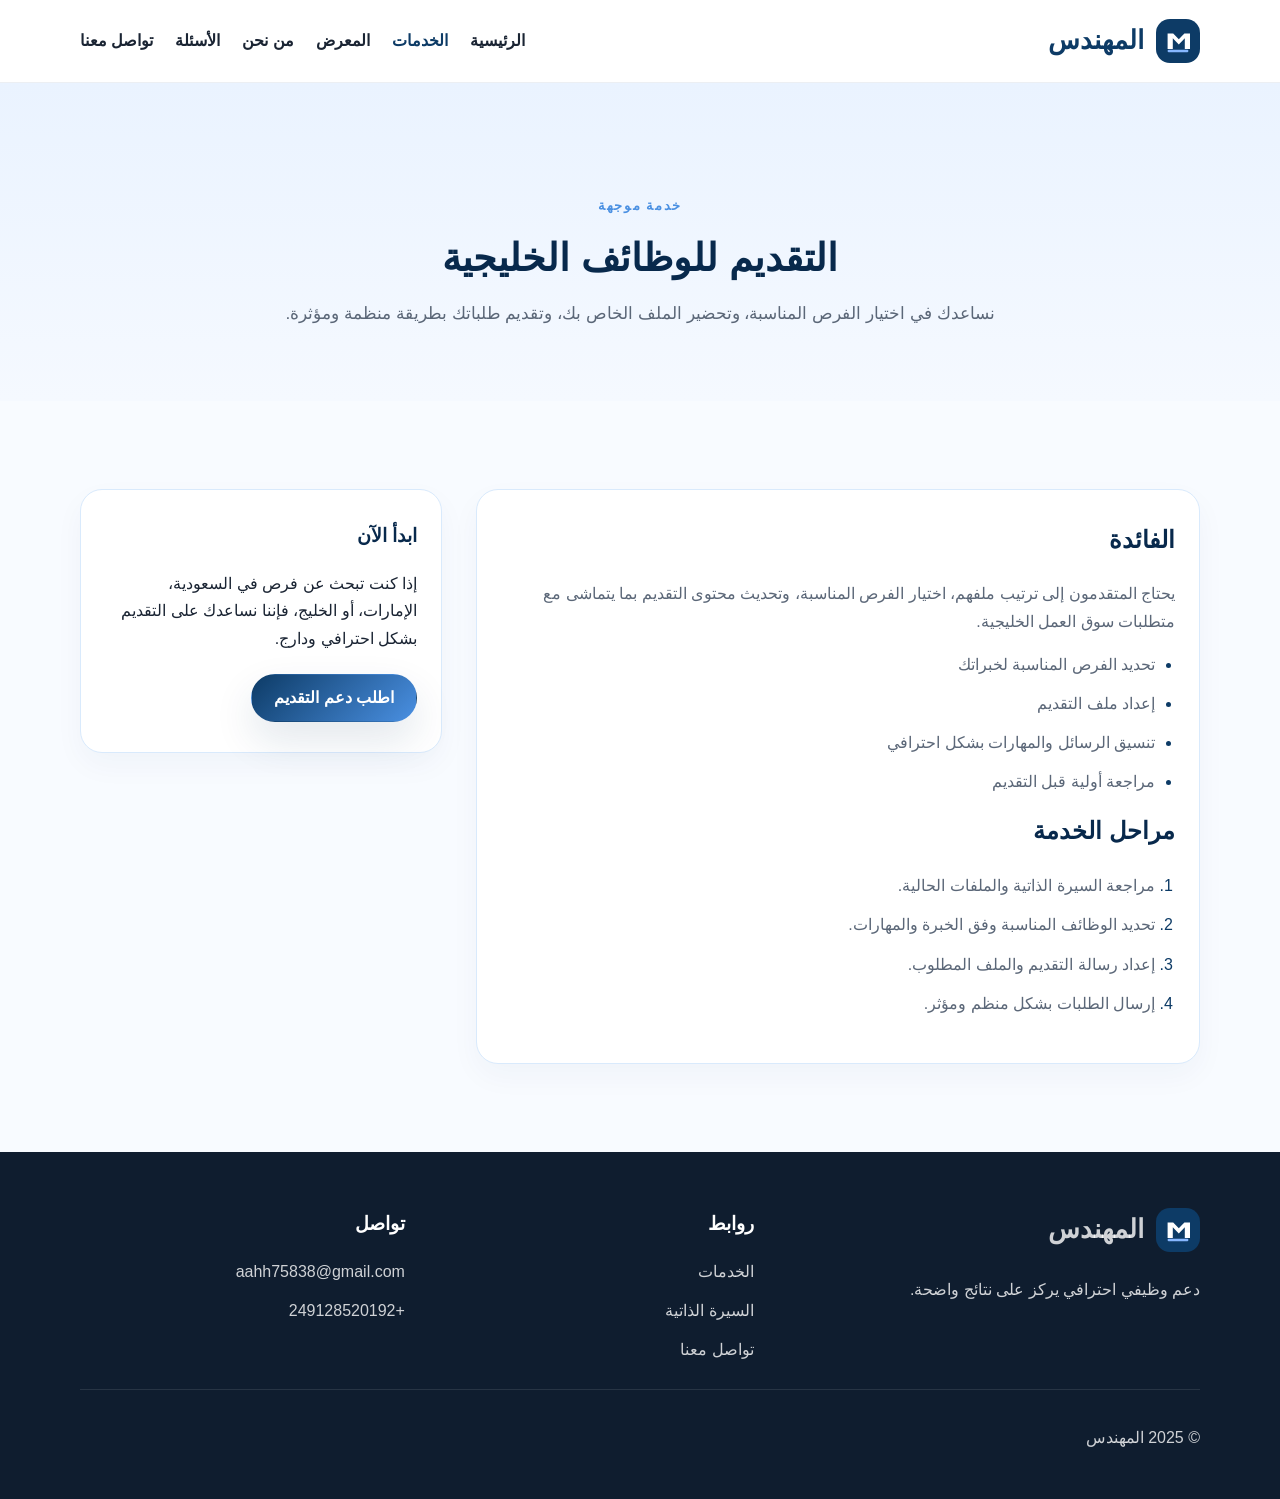
<file: jobs.html>
<!DOCTYPE html>
<html lang="ar" dir="rtl">
  <head>
    <meta charset="UTF-8" />
    <meta name="viewport" content="width=device-width, initial-scale=1.0" />
    <meta name="description" content="خدمة التقديم للوظائف الخليجية مع دعم احترافي في تجهيز الملفات واستهداف الفرص المناسبة." />
    <title>التقديم للوظائف الخليجية | المهندس</title>
    <link rel="icon" type="image/svg+xml" href="./assets/favicon.svg" />
    <link rel="stylesheet" href="./css/style.css" />
  </head>
  <body>
    <header class="site-header">
      <div class="container nav-wrap">
        <a class="brand" href="./index.html"><img src="./assets/logo-mark.svg" alt="شعار المهندس" /><span>المهندس</span></a>
        <button class="nav-toggle" type="button" aria-label="فتح القائمة" aria-expanded="false"><span></span><span></span><span></span></button>
        <nav class="main-nav" aria-label="التنقل الرئيسي">
          <ul>
            <li><a href="./index.html">الرئيسية</a></li>
            <li><a href="./services.html" class="active">الخدمات</a></li>
            <li><a href="./portfolio.html">المعرض</a></li>
            <li><a href="./about.html">من نحن</a></li>
            <li><a href="./faq.html">الأسئلة</a></li>
            <li><a href="./contact.html">تواصل معنا</a></li>
          </ul>
        </nav>
      </div>
    </header>

    <main>
      <section class="page-hero service-page-hero">
        <div class="container narrow">
          <span class="eyebrow">خدمة موجهة</span>
          <h1>التقديم للوظائف الخليجية</h1>
          <p>نساعدك في اختيار الفرص المناسبة، وتحضير الملف الخاص بك، وتقديم طلباتك بطريقة منظمة ومؤثرة.</p>
        </div>
      </section>

      <section class="section">
        <div class="container service-layout">
          <div class="service-content">
            <h2>الفائدة</h2>
            <p>يحتاج المتقدمون إلى ترتيب ملفهم، اختيار الفرص المناسبة، وتحديث محتوى التقديم بما يتماشى مع متطلبات سوق العمل الخليجية.</p>
            <ul class="check-list">
              <li>تحديد الفرص المناسبة لخبراتك</li>
              <li>إعداد ملف التقديم</li>
              <li>تنسيق الرسائل والمهارات بشكل احترافي</li>
              <li>مراجعة أولية قبل التقديم</li>
            </ul>

            <h2>مراحل الخدمة</h2>
            <ol class="steps-list">
              <li>مراجعة السيرة الذاتية والملفات الحالية.</li>
              <li>تحديد الوظائف المناسبة وفق الخبرة والمهارات.</li>
              <li>إعداد رسالة التقديم والملف المطلوب.</li>
              <li>إرسال الطلبات بشكل منظم ومؤثر.</li>
            </ol>
          </div>

          <aside class="info-card">
            <h3>ابدأ الآن</h3>
            <p>إذا كنت تبحث عن فرص في السعودية، الإمارات، أو الخليج، فإننا نساعدك على التقديم بشكل احترافي ودارج.</p>
            <div class="mini-cta">
              <a class="btn btn-primary" href="https://wa.me/249128520192" target="_blank" rel="noreferrer">اطلب دعم التقديم</a>
            </div>
          </aside>
        </div>
      </section>
    </main>

    <footer class="site-footer">
      <div class="container footer-grid">
        <div>
          <a class="brand" href="./index.html"><img src="./assets/logo-mark.svg" alt="شعار المهندس" /><span>المهندس</span></a>
          <p>دعم وظيفي احترافي يركز على نتائج واضحة.</p>
        </div>
        <div>
          <h3>روابط</h3>
          <ul>
            <li><a href="./services.html">الخدمات</a></li>
            <li><a href="./cv-services.html">السيرة الذاتية</a></li>
            <li><a href="./contact.html">تواصل معنا</a></li>
          </ul>
        </div>
        <div>
          <h3>تواصل</h3>
          <ul>
            <li><a href="mailto:aahh75838@gmail.com">aahh75838@gmail.com</a></li>
            <li><a href="https://wa.me/249128520192" target="_blank" rel="noreferrer">+249128520192</a></li>
          </ul>
        </div>
      </div>
      <div class="container footer-bottom"><p>© 2025 المهندس</p></div>
    </footer>

    <script src="./js/main.js"></script>
  </body>
</html>
</file>
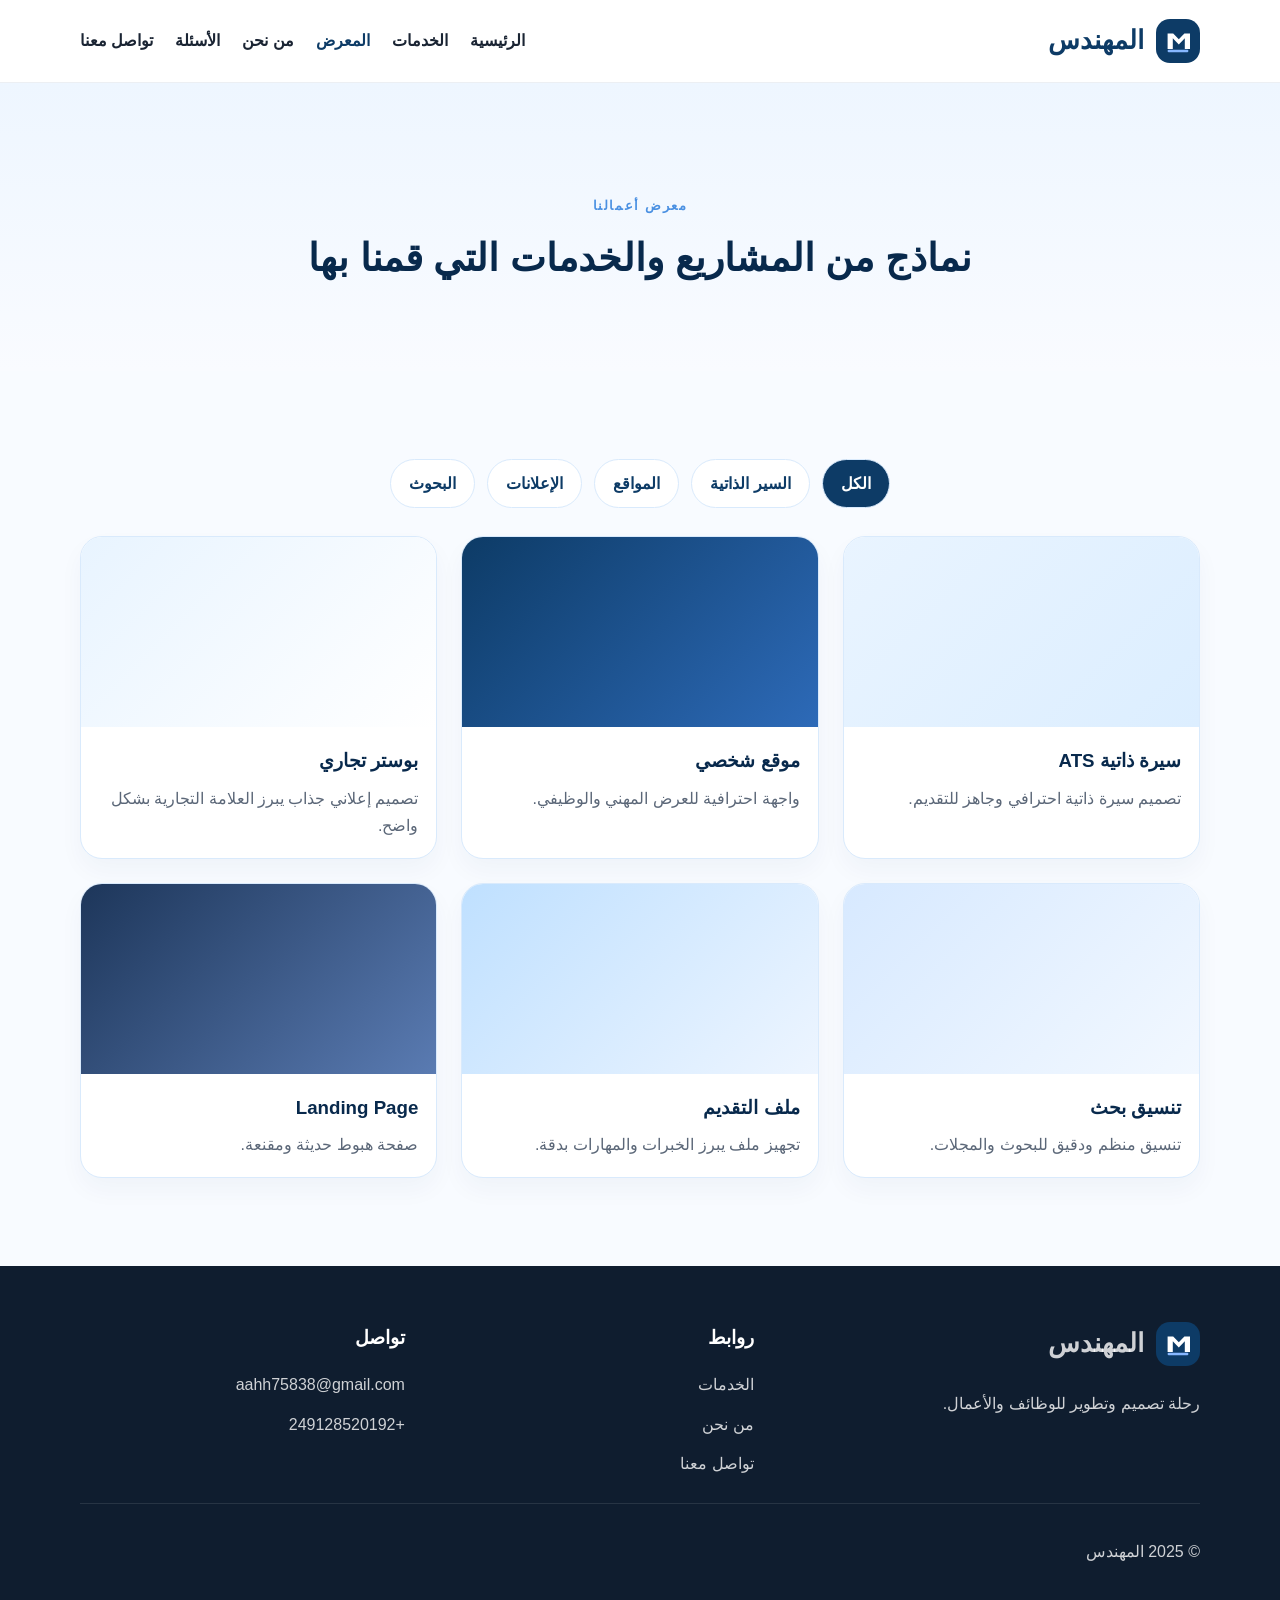
<file: portfolio.html>
<!DOCTYPE html>
<html lang="ar" dir="rtl">
  <head>
    <meta charset="UTF-8" />
    <meta name="viewport" content="width=device-width, initial-scale=1.0" />
    <meta name="description" content="معرض أعمال المهندس: مشاريع تصميم، تنسيق، خدمات وظيفية، والمنشورات الرقمية." />
    <title>المعرض | المهندس</title>
    <link rel="icon" type="image/svg+xml" href="./assets/favicon.svg" />
    <link rel="stylesheet" href="./css/style.css" />
  </head>
  <body>
    <header class="site-header">
      <div class="container nav-wrap">
        <a class="brand" href="./index.html"><img src="./assets/logo-mark.svg" alt="شعار المهندس" /><span>المهندس</span></a>
        <button class="nav-toggle" type="button" aria-label="فتح القائمة" aria-expanded="false"><span></span><span></span><span></span></button>
        <nav class="main-nav" aria-label="التنقل الرئيسي">
          <ul>
            <li><a href="./index.html">الرئيسية</a></li>
            <li><a href="./services.html">الخدمات</a></li>
            <li><a href="./portfolio.html" class="active">المعرض</a></li>
            <li><a href="./about.html">من نحن</a></li>
            <li><a href="./faq.html">الأسئلة</a></li>
            <li><a href="./contact.html">تواصل معنا</a></li>
          </ul>
        </nav>
      </div>
    </header>

    <main>
      <section class="page-hero">
        <div class="container narrow">
          <span class="eyebrow">معرض أعمالنا</span>
          <h1>نماذج من المشاريع والخدمات التي قمنا بها</h1>
        </div>
      </section>

      <section class="section">
        <div class="container">
          <div class="portfolio-filter" aria-label="تصفية المشاريع">
            <button class="filter-btn active" type="button" data-filter="all">الكل</button>
            <button class="filter-btn" type="button" data-filter="cv">السير الذاتية</button>
            <button class="filter-btn" type="button" data-filter="web">المواقع</button>
            <button class="filter-btn" type="button" data-filter="branding">الإعلانات</button>
            <button class="filter-btn" type="button" data-filter="research">البحوث</button>
          </div>

          <div class="portfolio-grid">
            <article class="portfolio-item" data-category="cv">
              <div class="portfolio-thumb light-blue"></div>
              <h3>سيرة ذاتية ATS</h3>
              <p>تصميم سيرة ذاتية احترافي وجاهز للتقديم.</p>
            </article>

            <article class="portfolio-item" data-category="web">
              <div class="portfolio-thumb deep-blue"></div>
              <h3>موقع شخصي</h3>
              <p>واجهة احترافية للعرض المهني والوظيفي.</p>
            </article>

            <article class="portfolio-item" data-category="branding">
              <div class="portfolio-thumb blue-white"></div>
              <h3>بوستر تجاري</h3>
              <p>تصميم إعلاني جذاب يبرز العلامة التجارية بشكل واضح.</p>
            </article>

            <article class="portfolio-item" data-category="research">
              <div class="portfolio-thumb soft-blue"></div>
              <h3>تنسيق بحث</h3>
              <p>تنسيق منظم ودقيق للبحوث والمجلات.</p>
            </article>

            <article class="portfolio-item" data-category="cv">
              <div class="portfolio-thumb azure"></div>
              <h3>ملف التقديم</h3>
              <p>تجهيز ملف يبرز الخبرات والمهارات بدقة.</p>
            </article>

            <article class="portfolio-item" data-category="web">
              <div class="portfolio-thumb slate"></div>
              <h3>Landing Page</h3>
              <p>صفحة هبوط حديثة ومقنعة.</p>
            </article>
          </div>
        </div>
      </section>
    </main>

    <footer class="site-footer">
      <div class="container footer-grid">
        <div>
          <a class="brand" href="./index.html"><img src="./assets/logo-mark.svg" alt="شعار المهندس" /><span>المهندس</span></a>
          <p>رحلة تصميم وتطوير للوظائف والأعمال.</p>
        </div>
        <div>
          <h3>روابط</h3>
          <ul>
            <li><a href="./services.html">الخدمات</a></li>
            <li><a href="./about.html">من نحن</a></li>
            <li><a href="./contact.html">تواصل معنا</a></li>
          </ul>
        </div>
        <div>
          <h3>تواصل</h3>
          <ul>
            <li><a href="mailto:aahh75838@gmail.com">aahh75838@gmail.com</a></li>
            <li><a href="https://wa.me/249128520192" target="_blank" rel="noreferrer">+249128520192</a></li>
          </ul>
        </div>
      </div>
      <div class="container footer-bottom"><p>© 2025 المهندس</p></div>
    </footer>

    <script src="./js/main.js"></script>
  </body>
</html>
</file>
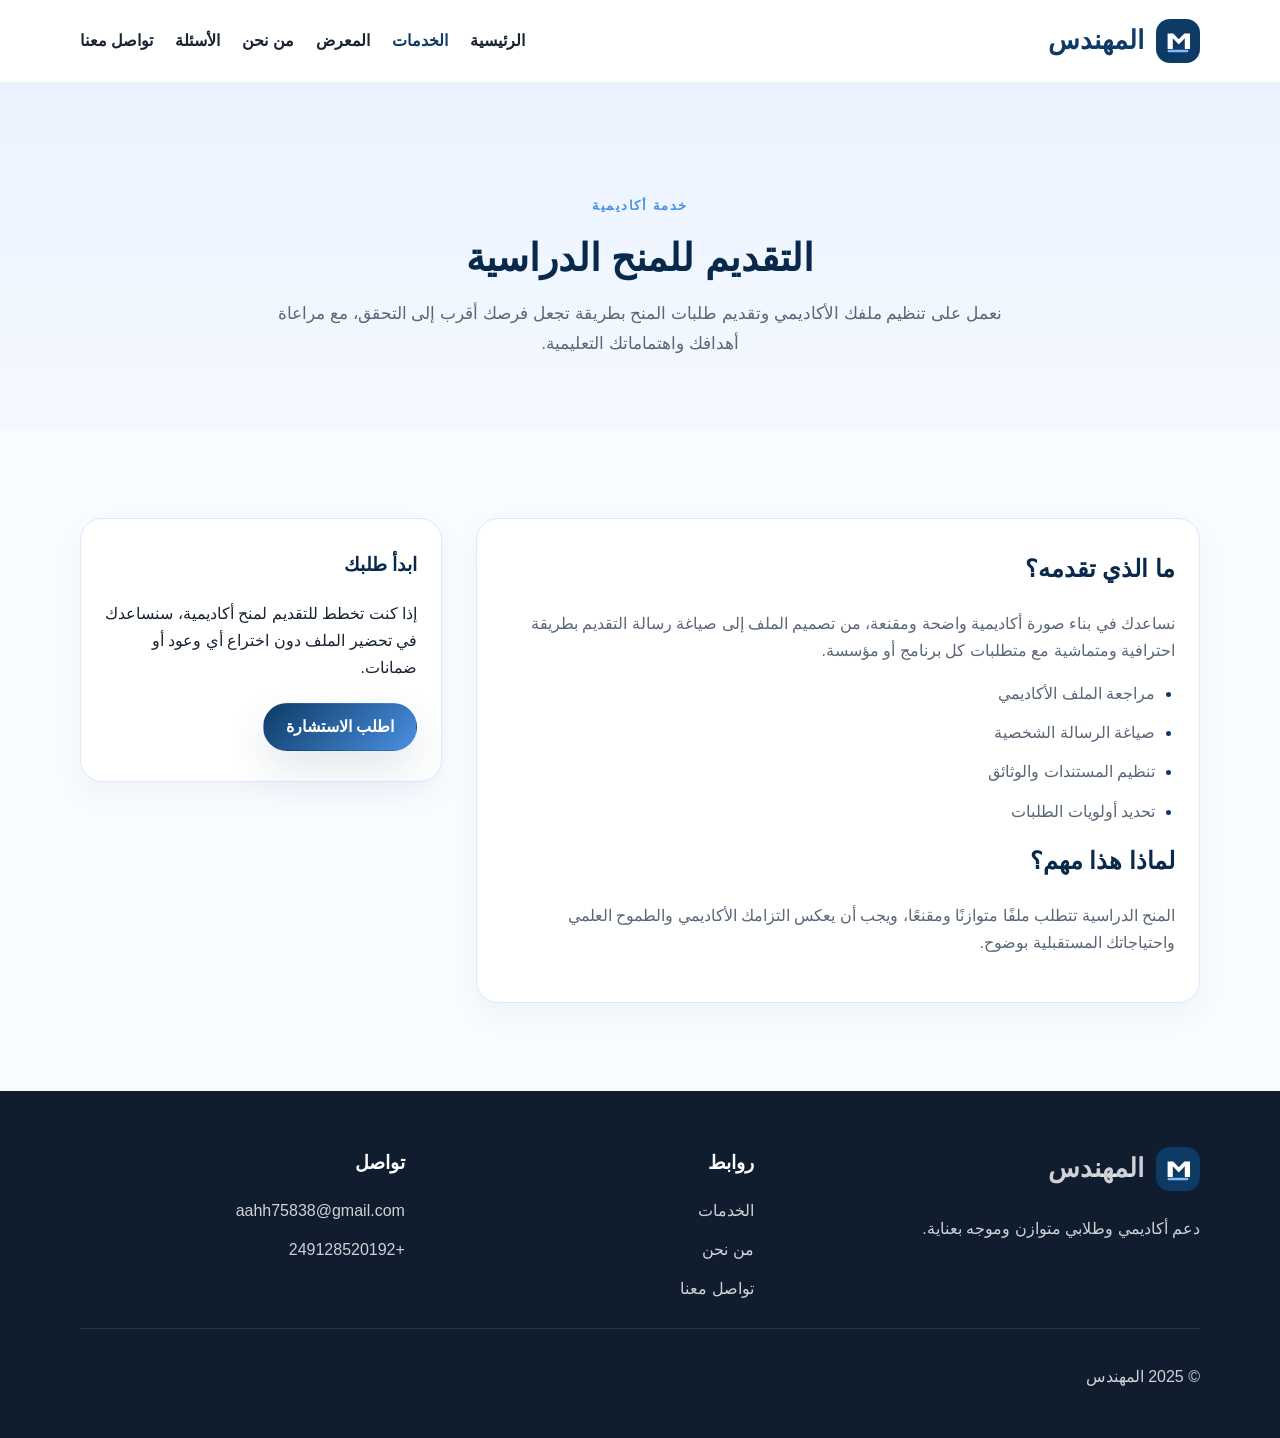
<file: scholarships.html>
<!DOCTYPE html>
<html lang="ar" dir="rtl">
  <head>
    <meta charset="UTF-8" />
    <meta name="viewport" content="width=device-width, initial-scale=1.0" />
    <meta name="description" content="خدمة التقديم للمنح الدراسية مع دعم في إعداد الملف والرسالة الشخصية والتنظيم." />
    <title>التقديم للمنح الدراسية | المهندس</title>
    <link rel="icon" type="image/svg+xml" href="./assets/favicon.svg" />
    <link rel="stylesheet" href="./css/style.css" />
  </head>
  <body>
    <header class="site-header">
      <div class="container nav-wrap">
        <a class="brand" href="./index.html"><img src="./assets/logo-mark.svg" alt="شعار المهندس" /><span>المهندس</span></a>
        <button class="nav-toggle" type="button" aria-label="فتح القائمة" aria-expanded="false"><span></span><span></span><span></span></button>
        <nav class="main-nav" aria-label="التنقل الرئيسي">
          <ul>
            <li><a href="./index.html">الرئيسية</a></li>
            <li><a href="./services.html" class="active">الخدمات</a></li>
            <li><a href="./portfolio.html">المعرض</a></li>
            <li><a href="./about.html">من نحن</a></li>
            <li><a href="./faq.html">الأسئلة</a></li>
            <li><a href="./contact.html">تواصل معنا</a></li>
          </ul>
        </nav>
      </div>
    </header>

    <main>
      <section class="page-hero service-page-hero">
        <div class="container narrow">
          <span class="eyebrow">خدمة أكاديمية</span>
          <h1>التقديم للمنح الدراسية</h1>
          <p>نعمل على تنظيم ملفك الأكاديمي وتقديم طلبات المنح بطريقة تجعل فرصك أقرب إلى التحقق، مع مراعاة أهدافك واهتماماتك التعليمية.</p>
        </div>
      </section>

      <section class="section">
        <div class="container service-layout">
          <div class="service-content">
            <h2>ما الذي تقدمه؟</h2>
            <p>نساعدك في بناء صورة أكاديمية واضحة ومقنعة، من تصميم الملف إلى صياغة رسالة التقديم بطريقة احترافية ومتماشية مع متطلبات كل برنامج أو مؤسسة.</p>
            <ul class="check-list">
              <li>مراجعة الملف الأكاديمي</li>
              <li>صياغة الرسالة الشخصية</li>
              <li>تنظيم المستندات والوثائق</li>
              <li>تحديد أولويات الطلبات</li>
            </ul>

            <h2>لماذا هذا مهم؟</h2>
            <p>المنح الدراسية تتطلب ملفًا متوازنًا ومقنعًا، ويجب أن يعكس التزامك الأكاديمي والطموح العلمي واحتياجاتك المستقبلية بوضوح.</p>
          </div>

          <aside class="info-card">
            <h3>ابدأ طلبك</h3>
            <p>إذا كنت تخطط للتقديم لمنح أكاديمية، سنساعدك في تحضير الملف دون اختراع أي وعود أو ضمانات.</p>
            <div class="mini-cta">
              <a class="btn btn-primary" href="https://wa.me/249128520192" target="_blank" rel="noreferrer">اطلب الاستشارة</a>
            </div>
          </aside>
        </div>
      </section>
    </main>

    <footer class="site-footer">
      <div class="container footer-grid">
        <div>
          <a class="brand" href="./index.html"><img src="./assets/logo-mark.svg" alt="شعار المهندس" /><span>المهندس</span></a>
          <p>دعم أكاديمي وطلابي متوازن وموجه بعناية.</p>
        </div>
        <div>
          <h3>روابط</h3>
          <ul>
            <li><a href="./services.html">الخدمات</a></li>
            <li><a href="./about.html">من نحن</a></li>
            <li><a href="./contact.html">تواصل معنا</a></li>
          </ul>
        </div>
        <div>
          <h3>تواصل</h3>
          <ul>
            <li><a href="mailto:aahh75838@gmail.com">aahh75838@gmail.com</a></li>
            <li><a href="https://wa.me/249128520192" target="_blank" rel="noreferrer">+249128520192</a></li>
          </ul>
        </div>
      </div>
      <div class="container footer-bottom"><p>© 2025 المهندس</p></div>
    </footer>

    <script src="./js/main.js"></script>
  </body>
</html>
</file>
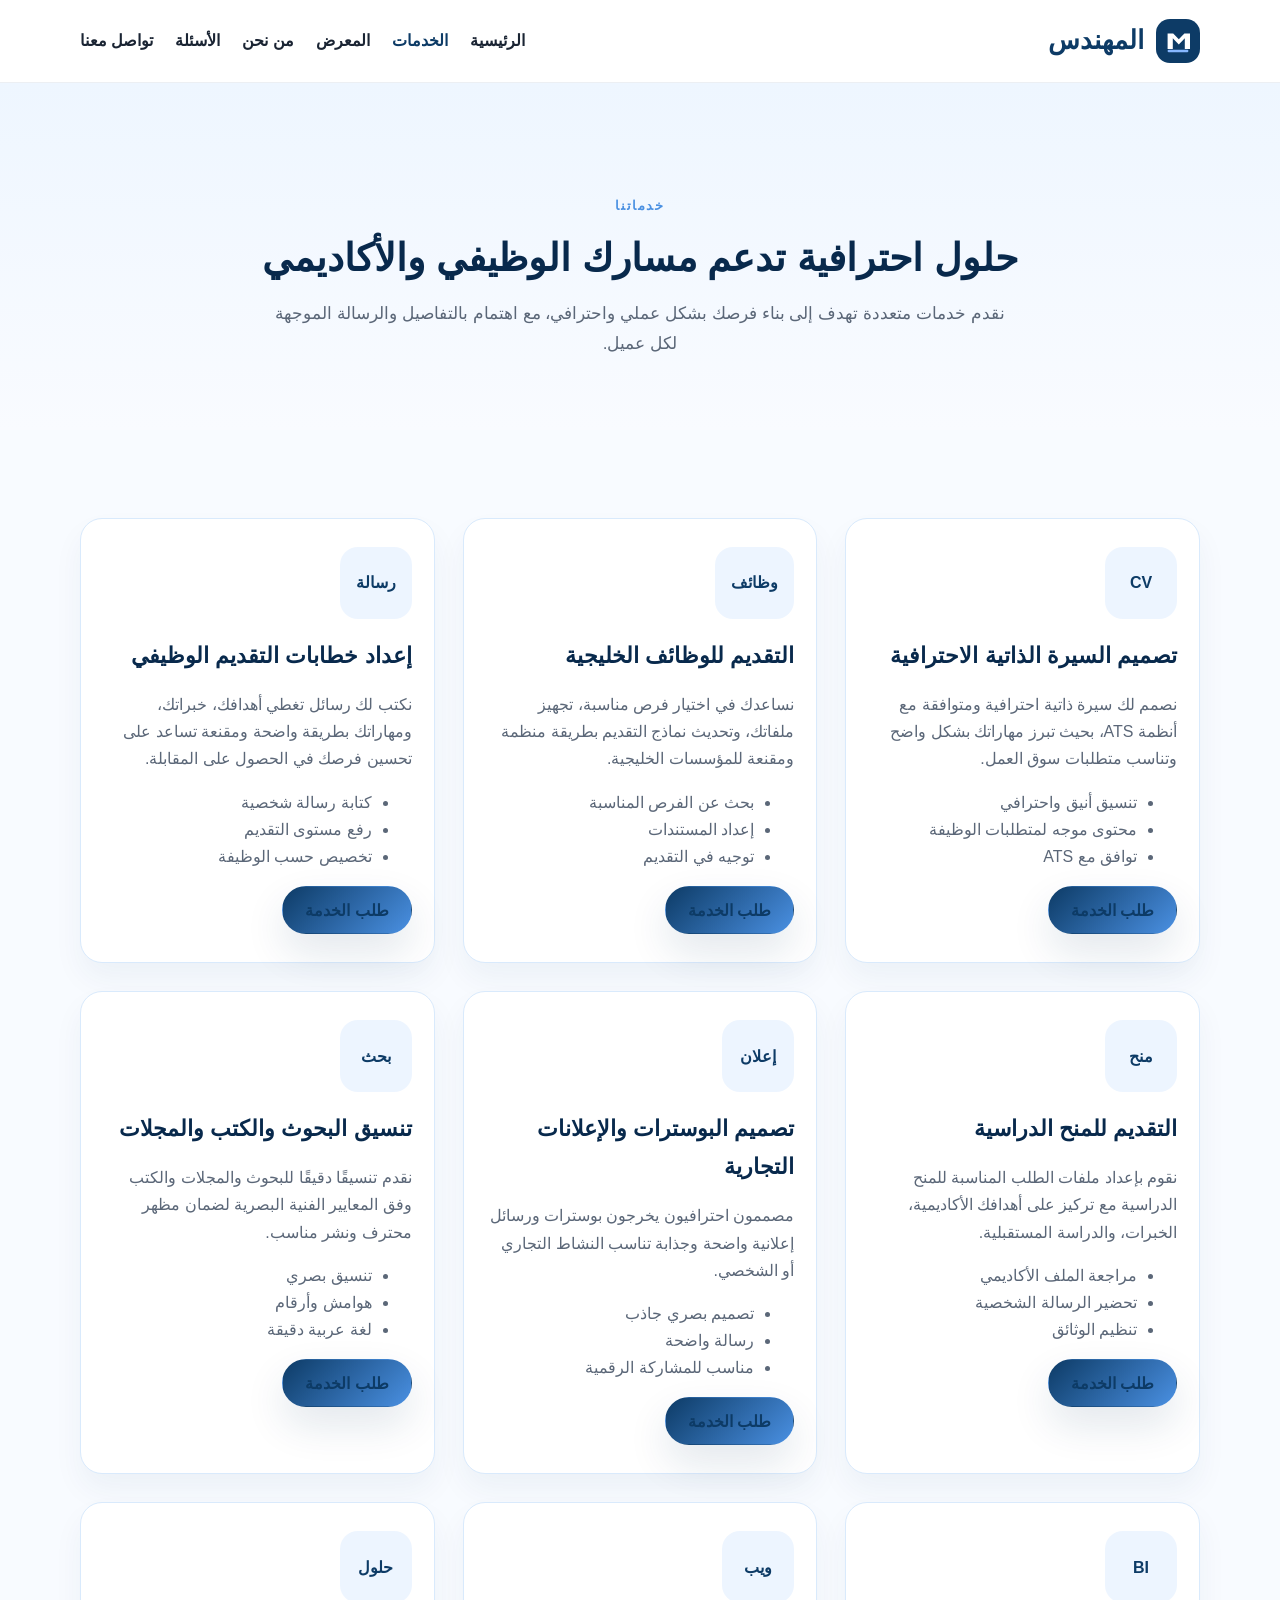
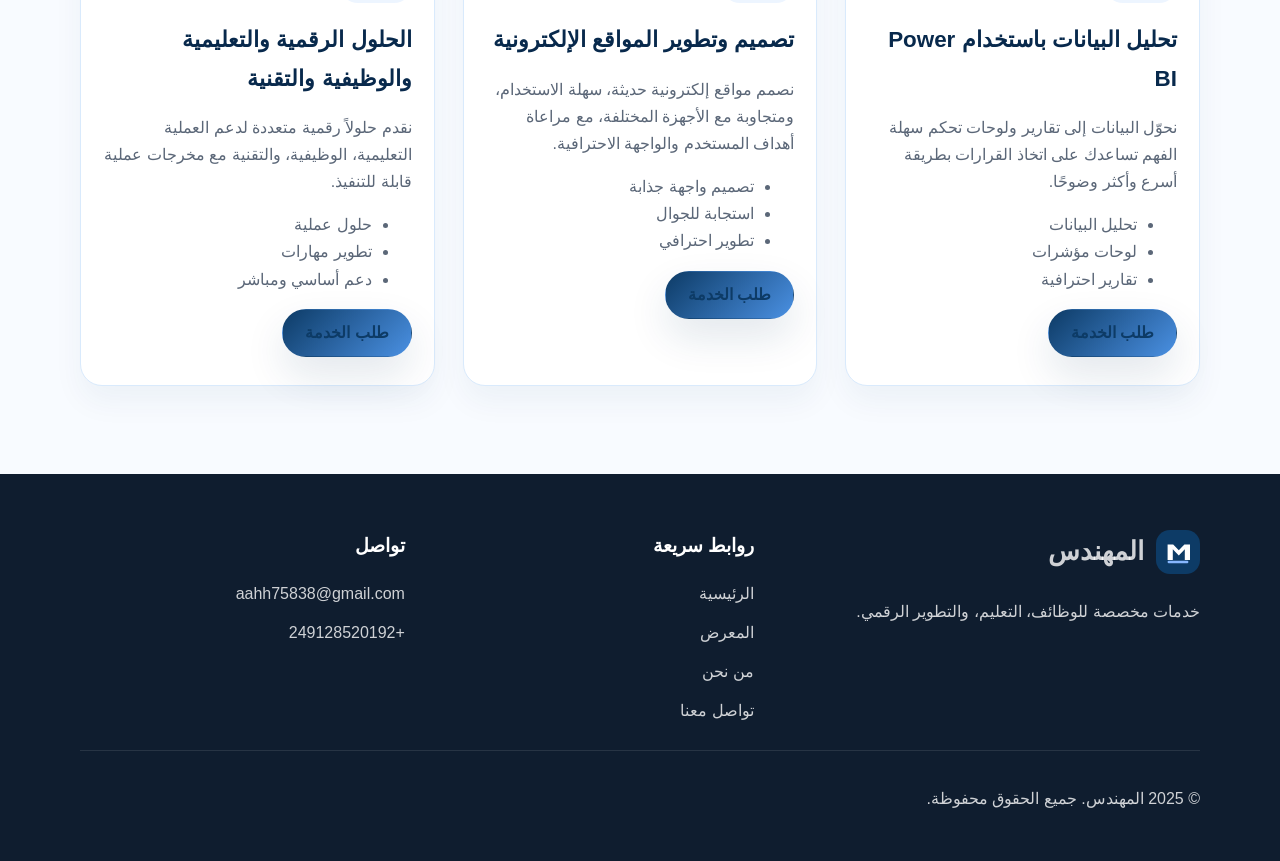
<file: services.html>
<!DOCTYPE html>
<html lang="ar" dir="rtl">
  <head>
    <meta charset="UTF-8" />
    <meta name="viewport" content="width=device-width, initial-scale=1.0" />
    <meta name="description" content="خدمات المهندس: تصميم السيرة الذاتية، التقديم للوظائف الخليجية، المنح الدراسية، التنسيق، والبناء الرقمي." />
    <title>الخدمات | المهندس</title>
    <link rel="icon" type="image/svg+xml" href="./assets/favicon.svg" />
    <link rel="stylesheet" href="./css/style.css" />
  </head>
  <body>
    <header class="site-header">
      <div class="container nav-wrap">
        <a class="brand" href="./index.html">
          <img src="./assets/logo-mark.svg" alt="شعار المهندس" />
          <span>المهندس</span>
        </a>
        <button class="nav-toggle" type="button" aria-label="فتح القائمة" aria-expanded="false">
          <span></span><span></span><span></span>
        </button>
        <nav class="main-nav" aria-label="التنقل الرئيسي">
          <ul>
            <li><a href="./index.html">الرئيسية</a></li>
            <li><a href="./services.html" class="active">الخدمات</a></li>
            <li><a href="./portfolio.html">المعرض</a></li>
            <li><a href="./about.html">من نحن</a></li>
            <li><a href="./faq.html">الأسئلة</a></li>
            <li><a href="./contact.html">تواصل معنا</a></li>
          </ul>
        </nav>
      </div>
    </header>

    <main>
      <section class="page-hero">
        <div class="container narrow">
          <span class="eyebrow">خدماتنا</span>
          <h1>حلول احترافية تدعم مسارك الوظيفي والأكاديمي</h1>
          <p>نقدم خدمات متعددة تهدف إلى بناء فرصك بشكل عملي واحترافي، مع اهتمام بالتفاصيل والرسالة الموجهة لكل عميل.</p>
        </div>
      </section>

      <section class="section">
        <div class="container">
          <div class="services-grid large-grid">
            <article class="service-card detailed">
              <div class="icon-box">CV</div>
              <h3>تصميم السيرة الذاتية الاحترافية</h3>
              <p>نصمم لك سيرة ذاتية احترافية ومتوافقة مع أنظمة ATS، بحيث تبرز مهاراتك بشكل واضح وتناسب متطلبات سوق العمل.</p>
              <ul>
                <li>تنسيق أنيق واحترافي</li>
                <li>محتوى موجه لمتطلبات الوظيفة</li>
                <li>توافق مع ATS</li>
              </ul>
              <a class="btn btn-primary" href="https://wa.me/249128520192" target="_blank" rel="noreferrer">طلب الخدمة</a>
            </article>

            <article class="service-card detailed">
              <div class="icon-box">وظائف</div>
              <h3>التقديم للوظائف الخليجية</h3>
              <p>نساعدك في اختيار فرص مناسبة، تجهيز ملفاتك، وتحديث نماذج التقديم بطريقة منظمة ومقنعة للمؤسسات الخليجية.</p>
              <ul>
                <li>بحث عن الفرص المناسبة</li>
                <li>إعداد المستندات</li>
                <li>توجيه في التقديم</li>
              </ul>
              <a class="btn btn-primary" href="https://wa.me/249128520192" target="_blank" rel="noreferrer">طلب الخدمة</a>
            </article>

            <article class="service-card detailed">
              <div class="icon-box">رسالة</div>
              <h3>إعداد خطابات التقديم الوظيفي</h3>
              <p>نكتب لك رسائل تغطي أهدافك، خبراتك، ومهاراتك بطريقة واضحة ومقنعة تساعد على تحسين فرصك في الحصول على المقابلة.</p>
              <ul>
                <li>كتابة رسالة شخصية</li>
                <li>رفع مستوى التقديم</li>
                <li>تخصيص حسب الوظيفة</li>
              </ul>
              <a class="btn btn-primary" href="https://wa.me/249128520192" target="_blank" rel="noreferrer">طلب الخدمة</a>
            </article>

            <article class="service-card detailed">
              <div class="icon-box">منح</div>
              <h3>التقديم للمنح الدراسية</h3>
              <p>نقوم بإعداد ملفات الطلب المناسبة للمنح الدراسية مع تركيز على أهدافك الأكاديمية، الخبرات، والدراسة المستقبلية.</p>
              <ul>
                <li>مراجعة الملف الأكاديمي</li>
                <li>تحضير الرسالة الشخصية</li>
                <li>تنظيم الوثائق</li>
              </ul>
              <a class="btn btn-primary" href="https://wa.me/249128520192" target="_blank" rel="noreferrer">طلب الخدمة</a>
            </article>

            <article class="service-card detailed">
              <div class="icon-box">إعلان</div>
              <h3>تصميم البوسترات والإعلانات التجارية</h3>
              <p>مصممون احترافيون يخرجون بوسترات ورسائل إعلانية واضحة وجذابة تناسب النشاط التجاري أو الشخصي.</p>
              <ul>
                <li>تصميم بصري جاذب</li>
                <li>رسالة واضحة</li>
                <li>مناسب للمشاركة الرقمية</li>
              </ul>
              <a class="btn btn-primary" href="https://wa.me/249128520192" target="_blank" rel="noreferrer">طلب الخدمة</a>
            </article>

            <article class="service-card detailed">
              <div class="icon-box">بحث</div>
              <h3>تنسيق البحوث والكتب والمجلات</h3>
              <p>نقدم تنسيقًا دقيقًا للبحوث والمجلات والكتب وفق المعايير الفنية البصرية لضمان مظهر محترف ونشر مناسب.</p>
              <ul>
                <li>تنسيق بصري</li>
                <li>هوامش وأرقام</li>
                <li>لغة عربية دقيقة</li>
              </ul>
              <a class="btn btn-primary" href="https://wa.me/249128520192" target="_blank" rel="noreferrer">طلب الخدمة</a>
            </article>

            <article class="service-card detailed">
              <div class="icon-box">BI</div>
              <h3>تحليل البيانات باستخدام Power BI</h3>
              <p>نحوّل البيانات إلى تقارير ولوحات تحكم سهلة الفهم تساعدك على اتخاذ القرارات بطريقة أسرع وأكثر وضوحًا.</p>
              <ul>
                <li>تحليل البيانات</li>
                <li>لوحات مؤشرات</li>
                <li>تقارير احترافية</li>
              </ul>
              <a class="btn btn-primary" href="https://wa.me/249128520192" target="_blank" rel="noreferrer">طلب الخدمة</a>
            </article>

            <article class="service-card detailed">
              <div class="icon-box">ويب</div>
              <h3>تصميم وتطوير المواقع الإلكترونية</h3>
              <p>نصمم مواقع إلكترونية حديثة، سهلة الاستخدام، ومتجاوبة مع الأجهزة المختلفة، مع مراعاة أهداف المستخدم والواجهة الاحترافية.</p>
              <ul>
                <li>تصميم واجهة جذابة</li>
                <li>استجابة للجوال</li>
                <li>تطوير احترافي</li>
              </ul>
              <a class="btn btn-primary" href="https://wa.me/249128520192" target="_blank" rel="noreferrer">طلب الخدمة</a>
            </article>

            <article class="service-card detailed">
              <div class="icon-box">حلول</div>
              <h3>الحلول الرقمية والتعليمية والوظيفية والتقنية</h3>
              <p>نقدم حلولاً رقمية متعددة لدعم العملية التعليمية، الوظيفية، والتقنية مع مخرجات عملية قابلة للتنفيذ.</p>
              <ul>
                <li>حلول عملية</li>
                <li>تطوير مهارات</li>
                <li>دعم أساسي ومباشر</li>
              </ul>
              <a class="btn btn-primary" href="https://wa.me/249128520192" target="_blank" rel="noreferrer">طلب الخدمة</a>
            </article>
          </div>
        </div>
      </section>
    </main>

    <footer class="site-footer">
      <div class="container footer-grid">
        <div>
          <a class="brand" href="./index.html">
            <img src="./assets/logo-mark.svg" alt="شعار المهندس" />
            <span>المهندس</span>
          </a>
          <p>خدمات مخصصة للوظائف، التعليم، والتطوير الرقمي.</p>
        </div>
        <div>
          <h3>روابط سريعة</h3>
          <ul>
            <li><a href="./index.html">الرئيسية</a></li>
            <li><a href="./portfolio.html">المعرض</a></li>
            <li><a href="./about.html">من نحن</a></li>
            <li><a href="./contact.html">تواصل معنا</a></li>
          </ul>
        </div>
        <div>
          <h3>تواصل</h3>
          <ul>
            <li><a href="mailto:aahh75838@gmail.com">aahh75838@gmail.com</a></li>
            <li><a href="https://wa.me/249128520192" target="_blank" rel="noreferrer">+249128520192</a></li>
          </ul>
        </div>
      </div>
      <div class="container footer-bottom"><p>© 2025 المهندس. جميع الحقوق محفوظة.</p></div>
    </footer>

    <script src="./js/main.js"></script>
  </body>
</html>
</file>
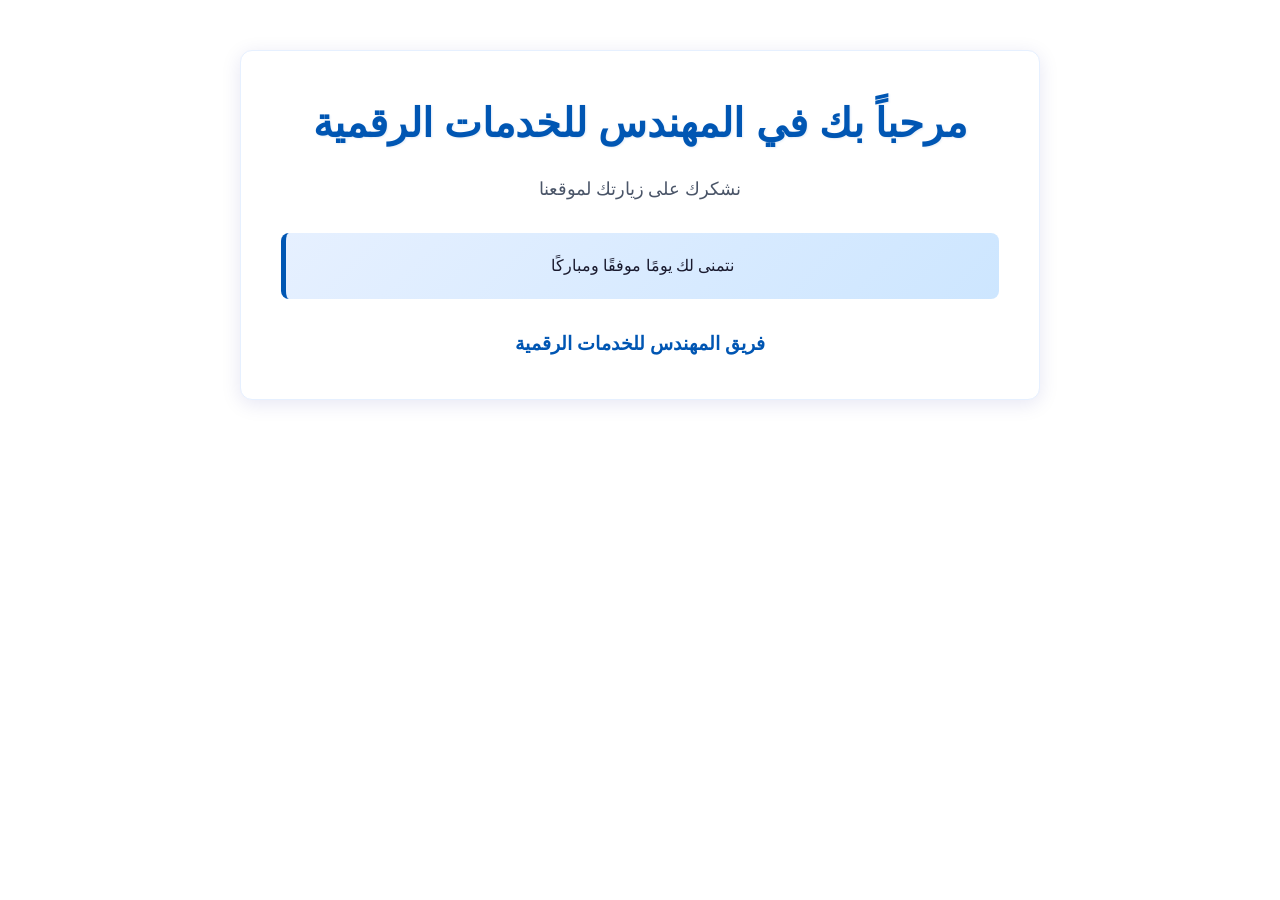
<file: test.html>
<!DOCTYPE html>
<html lang="ar" dir="rtl">
<head>
    <meta charset="UTF-8">
    <meta name="viewport" content="width=device-width, initial-scale=1.0">
    <title>الاتصال بنجاح</title>
    <style>
        * {
            margin: 0;
            padding: 0;
            box-sizing: border-box;
        }
        body {
            font-family: 'Segoe UI', Tahoma, Geneva, Verdana, sans-serif;
            background-color: #ffffff;
            color: #1a1a2e;
            line-height: 1.6;
            padding: 50px 20px;
        }
        .container {
            max-width: 800px;
            margin: 0 auto;
            background-color: #ffffff;
            border-radius: 12px;
            box-shadow: 0 4px 20px rgba(0, 0, 139, 0.1);
            padding: 40px;
            text-align: center;
            border: 1px solid #e6f0ff;
        }
        h1 {
            color: #0056b3;
            font-size: 2.5rem;
            margin-bottom: 20px;
            text-shadow: 1px 1px 2px rgba(0, 86, 179, 0.1);
        }
        .subtitle {
            color: #4a5568;
            font-size: 1.1rem;
            margin-bottom: 30px;
        }
        .welcome-message {
            background: linear-gradient(135deg, #e6f0ff 0%, #cde6ff 100%);
            border-left: 5px solid #0056b3;
            padding: 20px;
            border-radius: 8px;
            margin: 20px 0;
        }
        .signature {
            color: #0056b3;
            font-weight: bold;
            font-size: 1.2rem;
            margin-top: 30px;
        }
    </style>
</head>
<body>
    <div class="container">
        <h1>مرحباً بك في المهندس للخدمات الرقمية</h1>
        <p class="subtitle">نشكرك على زيارتك لموقعنا</p>
        <div class="welcome-message">
            <p>نتمنى لك يومًا موفقًا ومباركًا</p>
        </div>
        <p class="signature">فريق المهندس للخدمات الرقمية</p>
    </div>
</body>
</html>
</file>
<file: css/style.css>
:root {
  --primary: #0d3b66;
  --primary-deep: #08294c;
  --primary-soft: #edf5ff;
  --accent: #4a90e2;
  --text: #1a2433;
  --muted: #5b6778;
  --border: #d9eafc;
  --white: #ffffff;
  --surface: #f6f9ff;
  --shadow: 0 18px 40px rgba(13, 59, 102, 0.12);
}

* { box-sizing: border-box; }

html {
  scroll-behavior: smooth;
}

body {
  margin: 0;
  font-family: "Segoe UI", Tahoma, Geneva, Verdana, sans-serif;
  direction: rtl;
  background: #f8fbff;
  color: var(--text);
  line-height: 1.7;
}

img {
  max-width: 100%;
  display: block;
}

a {
  color: inherit;
  text-decoration: none;
}

button,
input,
select,
textarea {
  font: inherit;
}

.container {
  width: min(1120px, calc(100% - 32px));
  margin: 0 auto;
}

.section {
  padding: 88px 0;
}

.alt-bg {
  background: linear-gradient(180deg, #f3f8ff 0%, #edf4ff 100%);
}

.eyebrow {
  display: inline-block;
  margin-bottom: 16px;
  font-size: 0.82rem;
  font-weight: 700;
  letter-spacing: 0.12em;
  text-transform: uppercase;
  color: var(--accent);
}

.section-heading {
  margin-bottom: 36px;
  text-align: center;
}

.section-heading h2,
.page-hero h1,
.hero-copy h1 {
  margin: 0;
  color: var(--primary-deep);
  line-height: 1.3;
}

.section-heading h2 {
  font-size: clamp(2rem, 2vw + 1rem, 2.8rem);
}

.site-header {
  position: sticky;
  top: 0;
  z-index: 20;
  background: rgba(255, 255, 255, 0.96);
  border-bottom: 1px solid rgba(13, 59, 102, 0.08);
  backdrop-filter: blur(12px);
}

.nav-wrap {
  display: flex;
  align-items: center;
  justify-content: space-between;
  gap: 24px;
  min-height: 82px;
}

.brand {
  display: inline-flex;
  align-items: center;
  gap: 12px;
  font-size: 1.6rem;
  font-weight: 800;
  color: var(--primary);
}

.brand img {
  width: 44px;
  height: 44px;
  border-radius: 14px;
}

.main-nav ul {
  display: flex;
  align-items: center;
  gap: 22px;
  list-style: none;
  margin: 0;
  padding: 0;
}

.main-nav a {
  color: var(--text);
  font-weight: 600;
  transition: color 0.2s ease;
}

.main-nav a:hover,
.main-nav a.active {
  color: var(--primary);
}

.nav-toggle {
  display: none;
  width: 46px;
  height: 46px;
  border: 1px solid var(--border);
  border-radius: 12px;
  background: var(--white);
  padding: 10px 8px;
  cursor: pointer;
}

.nav-toggle span {
  display: block;
  width: 22px;
  height: 2px;
  background: var(--primary);
  margin: 5px auto;
  border-radius: 10px;
}

.hero {
  padding-top: 72px;
  background: linear-gradient(180deg, #f5f9ff 0%, #eef6ff 100%);
}

.hero-grid,
.why-us-grid,
.contact-grid,
.about-grid,
.service-layout {
  display: grid;
  gap: 34px;
  align-items: center;
}

.hero-grid {
  grid-template-columns: 1.1fr 0.9fr;
}

.hero-copy h1 {
  font-size: clamp(2.5rem, 3.2vw, 4.2rem);
  margin-bottom: 18px;
}

.hero-copy p {
  font-size: 1.06rem;
  color: var(--muted);
  max-width: 620px;
}

.cta-row,
.center-row,
.cta-actions,
.quick-actions {
  display: flex;
  flex-wrap: wrap;
  gap: 14px;
  align-items: center;
}

.btn {
  display: inline-flex;
  justify-content: center;
  align-items: center;
  min-height: 48px;
  padding: 0 22px;
  border-radius: 999px;
  border: 1px solid transparent;
  font-weight: 700;
  transition: transform 0.2s ease, box-shadow 0.2s ease, background 0.2s ease;
}

.btn:hover {
  transform: translateY(-1px);
}

.btn-primary {
  background: linear-gradient(135deg, var(--primary) 0%, var(--accent) 100%);
  color: var(--white);
  box-shadow: var(--shadow);
}

.btn-secondary {
  background: var(--white);
  border-color: var(--border);
  color: var(--primary);
}

.hero-meta {
  display: flex;
  flex-wrap: wrap;
  gap: 12px 18px;
  margin: 24px 0 0;
  padding: 0;
  list-style: none;
  color: var(--primary);
  font-weight: 600;
}

.hero-meta li::before {
  content: "•";
  color: var(--accent);
  margin-left: 8px;
}

.hero-visual {
  display: flex;
  justify-content: center;
}

.hero-visual img {
  width: min(100%, 540px);
  filter: drop-shadow(0 24px 44px rgba(13, 59, 102, 0.12));
}

.services-grid {
  display: grid;
  grid-template-columns: repeat(3, minmax(0, 1fr));
  gap: 28px;
}

.large-grid {
  grid-template-columns: repeat(3, minmax(0, 1fr));
}

.service-card {
  background: var(--white);
  border: 1px solid var(--border);
  border-radius: 22px;
  padding: 28px 22px;
  box-shadow: 0 16px 30px rgba(13, 59, 102, 0.05);
}

.service-card h3 {
  margin: 18px 0 12px;
  color: var(--primary-deep);
  font-size: 1.4rem;
}

.service-card p,
.service-card li,
.feature-item p,
.step-card p,
.contact-card p,
.contact-detail-card p,
.about-grid p,
.service-content p,
.service-content li,
.portfolio-item p,
.faq-answer p {
  color: var(--muted);
}

.service-card a {
  color: var(--primary);
  font-weight: 700;
}

.icon-box {
  display: inline-flex;
  align-items: center;
  justify-content: center;
  min-width: 72px;
  min-height: 72px;
  padding: 12px 16px;
  background: var(--primary-soft);
  border-radius: 18px;
  color: var(--primary);
  font-weight: 800;
}

.why-us-grid {
  grid-template-columns: 0.9fr 1.1fr;
}

.feature-list {
  display: grid;
  gap: 20px;
}

.feature-list.three-col {
  grid-template-columns: repeat(3, minmax(0, 1fr));
}

.feature-item {
  background: rgba(255,255,255,0.7);
  border: 1px solid var(--border);
  border-radius: 18px;
  padding: 22px 20px;
}

.feature-item h3 {
  margin-top: 0;
  color: var(--primary-deep);
}

.steps-grid {
  display: grid;
  grid-template-columns: repeat(4, minmax(0, 1fr));
  gap: 22px;
}

.step-card {
  background: var(--white);
  border: 1px solid var(--border);
  border-radius: 20px;
  padding: 26px 22px;
}

.step-card span {
  display: inline-flex;
  width: 52px;
  height: 52px;
  justify-content: center;
  align-items: center;
  border-radius: 50%;
  background: var(--primary-soft);
  color: var(--primary);
  font-weight: 800;
}

.step-card h3 {
  margin: 18px 0 12px;
  color: var(--primary-deep);
}

.portfolio-preview,
.portfolio-grid {
  display: grid;
  grid-template-columns: repeat(3, minmax(0, 1fr));
  gap: 24px;
}

.portfolio-card,
.portfolio-item {
  background: var(--white);
  border: 1px solid var(--border);
  border-radius: 22px;
  overflow: hidden;
  box-shadow: 0 12px 24px rgba(13, 59, 102, 0.04);
}

.portfolio-item.is-hidden {
  display: none;
}

.portfolio-thumb {
  height: 190px;
  background: linear-gradient(135deg, rgba(74, 144, 226, 0.6), rgba(13, 59, 102, 0.9));
}

.light-blue { background: linear-gradient(135deg, #e9f4ff, #dceeff); }
.deep-blue { background: linear-gradient(135deg, #0d3b66, #2d6ab8); }
.blue-white { background: linear-gradient(135deg, #e8f4ff, #ffffff); }
.soft-blue { background: linear-gradient(135deg, #d7e9ff, #f2f8ff); }
.azure { background: linear-gradient(135deg, #bfe0ff, #edf5ff); }
.slate { background: linear-gradient(135deg, #1d365a, #5a7bb2); }

.portfolio-card h3,
.portfolio-item h3 {
  margin: 18px 18px 8px;
  color: var(--primary-deep);
}

.portfolio-card p,
.portfolio-item p {
  margin: 0 18px 18px;
}

.faq-compact,
.faq-wrapper {
  max-width: 880px;
  margin: 0 auto;
}

.faq-list {
  display: grid;
  gap: 16px;
}

.faq-item {
  background: var(--white);
  border: 1px solid var(--border);
  border-radius: 18px;
  overflow: hidden;
}

.faq-question {
  width: 100%;
  border: 0;
  background: transparent;
  color: var(--primary-deep);
  text-align: right;
  font-weight: 700;
  padding: 20px 22px;
  cursor: pointer;
}

.faq-answer {
  display: none;
  padding: 0 22px 20px;
}

.faq-item.active .faq-answer {
  display: block;
}

.cta-band {
  background: linear-gradient(135deg, var(--primary-deep) 0%, var(--primary) 100%);
  color: var(--white);
}

.cta-box {
  display: flex;
  align-items: center;
  justify-content: space-between;
  gap: 24px;
}

.cta-box h2 {
  margin: 0;
  color: var(--white);
}

.site-footer {
  background: #0f1d2f;
  color: rgba(255,255,255,0.9);
  padding-top: 56px;
}

.footer-grid {
  display: grid;
  grid-template-columns: 1.3fr 1fr 1fr;
  gap: 24px;
  padding-bottom: 26px;
}

.footer-grid p,
.footer-grid li,
.footer-grid a,
.footer-bottom p {
  color: rgba(255,255,255,0.8);
}

.footer-grid h3 {
  margin-top: 0;
  margin-bottom: 18px;
  color: var(--white);
}

.footer-grid ul {
  list-style: none;
  margin: 0;
  padding: 0;
  display: grid;
  gap: 12px;
}

.footer-bottom {
  border-top: 1px solid rgba(255,255,255,0.1);
  padding: 18px 0 32px;
}

.page-hero {
  padding: 108px 0 72px;
  background: linear-gradient(180deg, #eef6ff 0%, #f9fbff 100%);
  text-align: center;
}

.page-hero h1 {
  font-size: clamp(2.2rem, 3vw, 3.5rem);
  margin: 0 0 16px;
}

.page-hero p {
  max-width: 760px;
  margin: 0 auto;
  color: var(--muted);
  font-size: 1.08rem;
}

.narrow {
  max-width: 760px;
}

.service-page-hero {
  background: linear-gradient(180deg, #eaf3ff 0%, #f5f9ff 100%);
}

.service-layout {
  grid-template-columns: 1.5fr 0.75fr;
  align-items: start;
}

.service-content,
.info-card,
.contact-card,
.contact-detail-card {
  background: var(--white);
  border: 1px solid var(--border);
  border-radius: 22px;
  padding: 30px 24px;
  box-shadow: 0 12px 30px rgba(13, 59, 102, 0.04);
}

.service-content h2,
.contact-card h2,
.contact-detail-card h2 {
  color: var(--primary-deep);
  margin-top: 0;
}

.check-list,
.steps-list {
  display: grid;
  gap: 12px;
  padding-right: 20px;
  color: var(--text);
}

.check-list li::marker,
.steps-list li::marker {
  color: var(--primary);
}

.info-card h3 {
  margin-top: 0;
  color: var(--primary-deep);
}

.mini-cta {
  margin-top: 22px;
}

.about-grid {
  grid-template-columns: repeat(2, minmax(0, 1fr));
}

.contact-grid {
  grid-template-columns: 1.2fr 0.8fr;
  align-items: start;
}

.contact-form {
  display: grid;
  gap: 18px;
}

.form-group {
  display: grid;
  gap: 8px;
}

.form-group label {
  font-weight: 700;
  color: var(--primary-deep);
}

.form-group input,
.form-group select,
.form-group textarea {
  width: 100%;
  border: 1px solid var(--border);
  border-radius: 14px;
  background: #f9fbff;
  padding: 14px 16px;
  color: var(--text);
}

.form-group input:focus,
.form-group select:focus,
.form-group textarea:focus {
  outline: 2px solid rgba(74,144,226,0.2);
  border-color: var(--accent);
}

.field-error {
  min-height: 18px;
  color: #c73b3b;
  font-size: 0.82rem;
}

.form-success {
  margin-top: 10px;
  color: #0f7a46;
  font-weight: 700;
}

.contact-list {
  list-style: none;
  margin: 0;
  padding: 0;
  display: grid;
  gap: 14px;
  line-height: 1.8;
}

.contact-list a {
  color: var(--primary);
  font-weight: 600;
}

.portfolio-filter {
  display: flex;
  flex-wrap: wrap;
  gap: 12px;
  justify-content: center;
  margin-bottom: 28px;
}

.filter-btn {
  border: 1px solid var(--border);
  background: var(--white);
  color: var(--primary);
  border-radius: 999px;
  padding: 10px 18px;
  cursor: pointer;
  font-weight: 700;
}

.filter-btn.active {
  background: var(--primary);
  color: var(--white);
}

@media (max-width: 960px) {
  .services-grid,
  .large-grid,
  .steps-grid,
  .portfolio-preview,
  .portfolio-grid,
  .footer-grid,
  .hero-grid,
  .why-us-grid,
  .contact-grid,
  .about-grid,
  .service-layout,
  .feature-list.three-col {
    grid-template-columns: 1fr 1fr;
  }

  .hero-grid,
  .why-us-grid,
  .contact-grid,
  .service-layout,
  .about-grid {
    grid-template-columns: 1fr;
  }
}

@media (max-width: 768px) {
  .nav-toggle {
    display: block;
  }

  .main-nav {
    position: absolute;
    left: 16px;
    right: 16px;
    top: 82px;
    display: none;
    background: rgba(255,255,255,0.97);
    border: 1px solid var(--border);
    border-radius: 18px;
    box-shadow: var(--shadow);
    padding: 18px;
  }

  .main-nav.open {
    display: block;
  }

  .main-nav ul {
    flex-direction: column;
    align-items: flex-start;
    gap: 12px;
  }

  .services-grid,
  .large-grid,
  .steps-grid,
  .portfolio-preview,
  .portfolio-grid,
  .footer-grid {
    grid-template-columns: 1fr;
  }

  .cta-box {
    flex-direction: column;
    align-items: flex-start;
  }

  .section {
    padding: 72px 0;
  }
}
</file>
